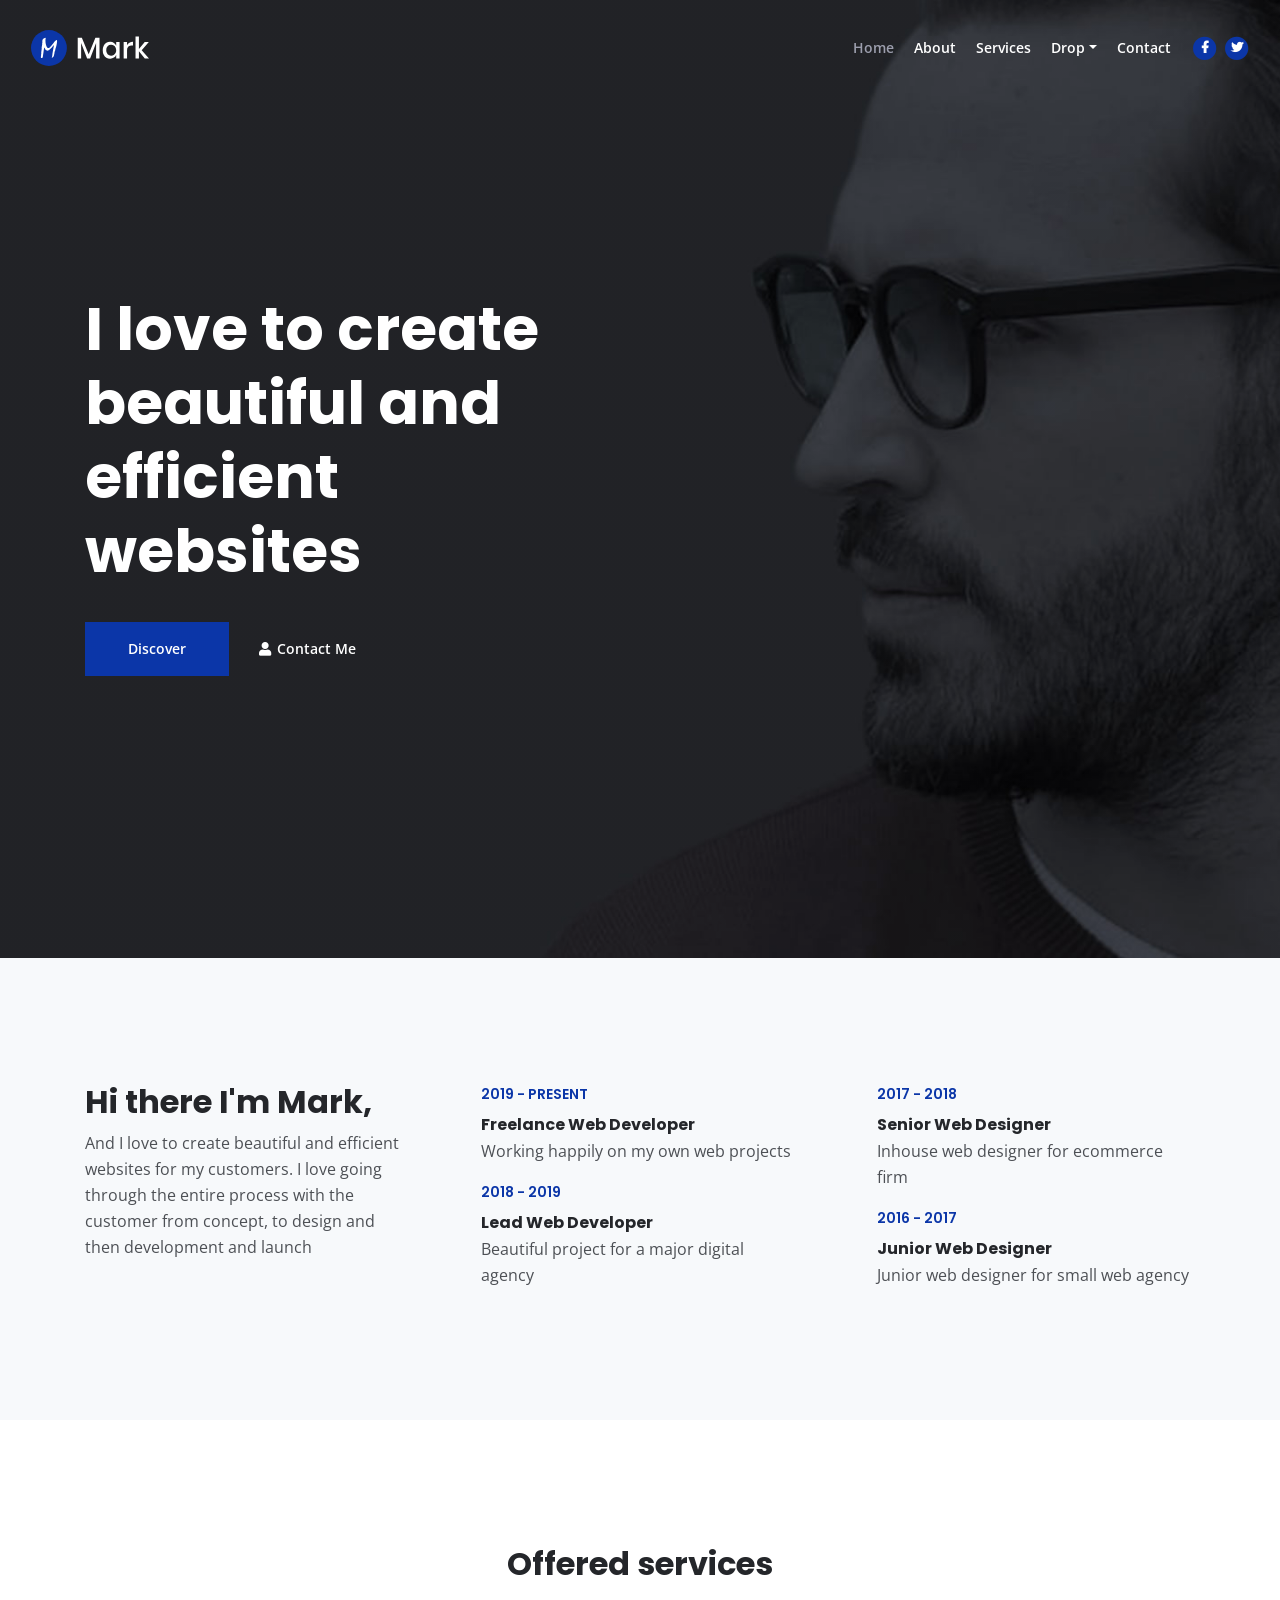
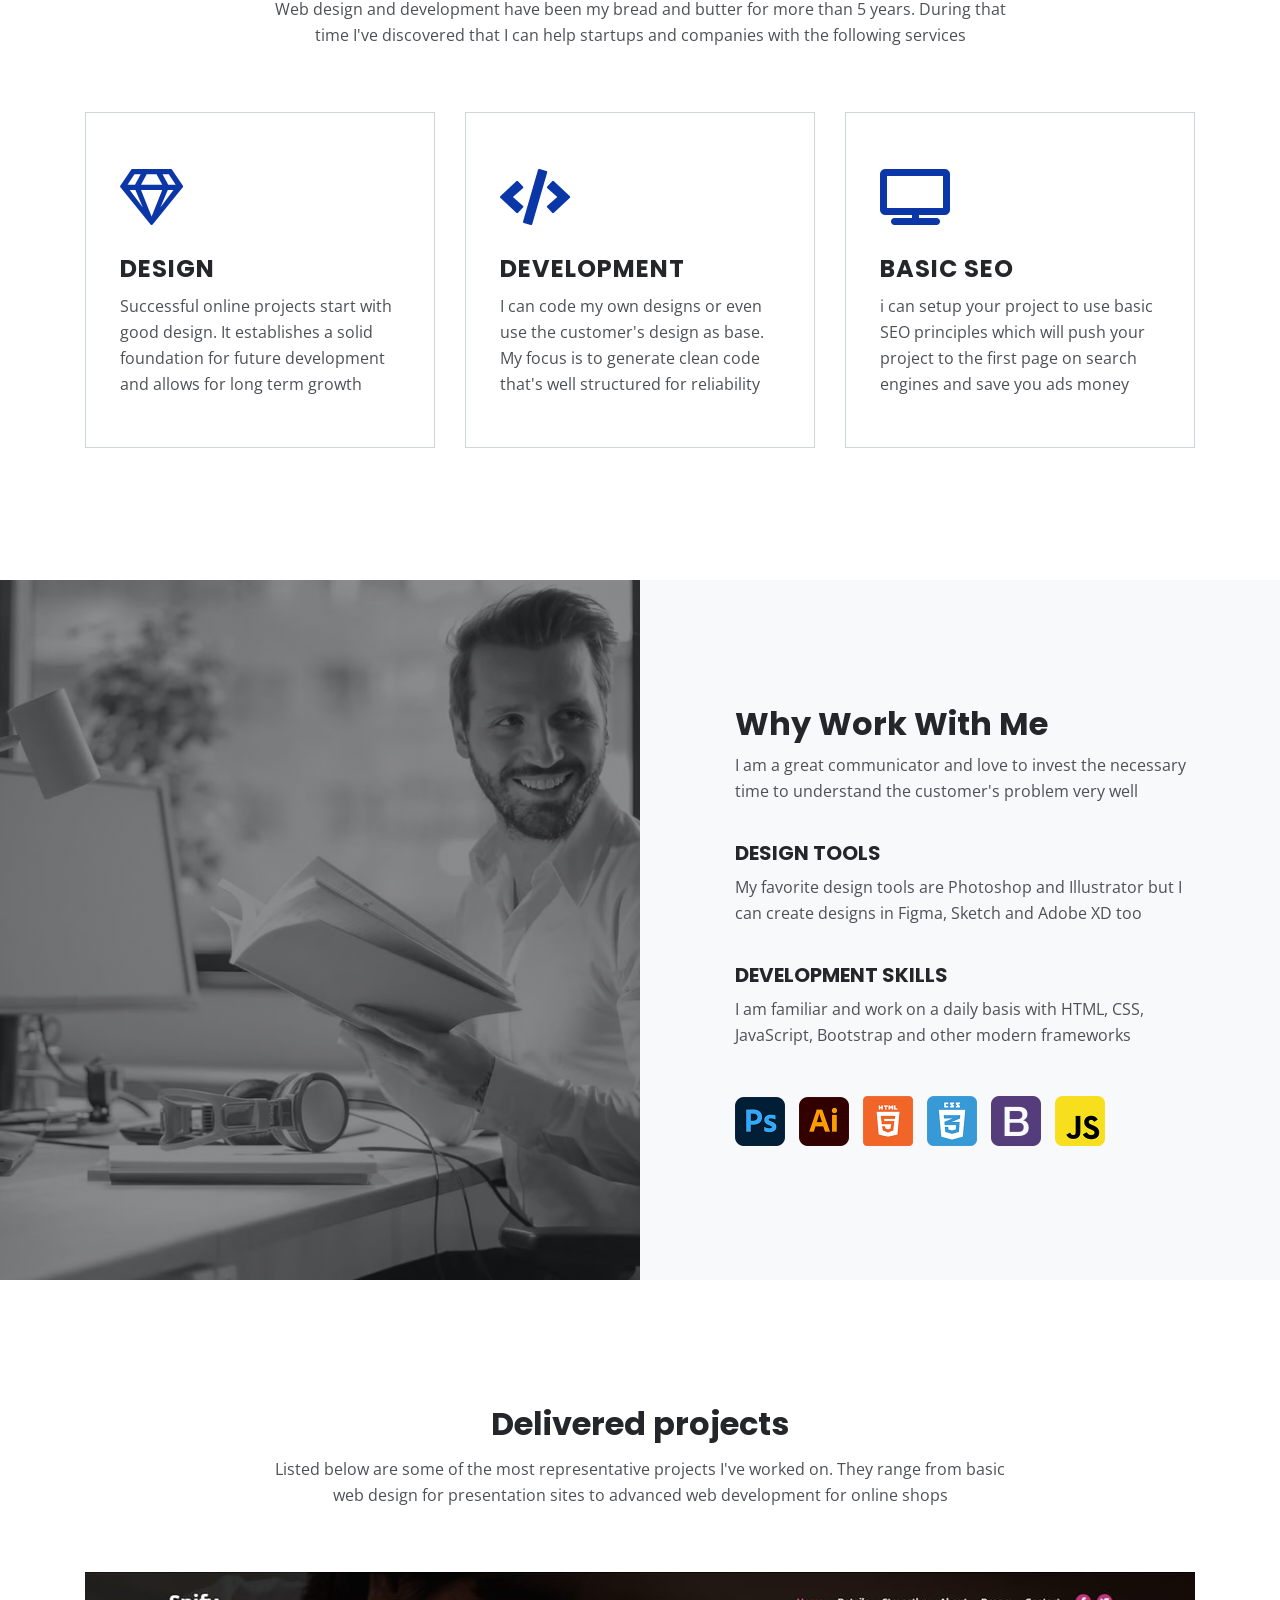
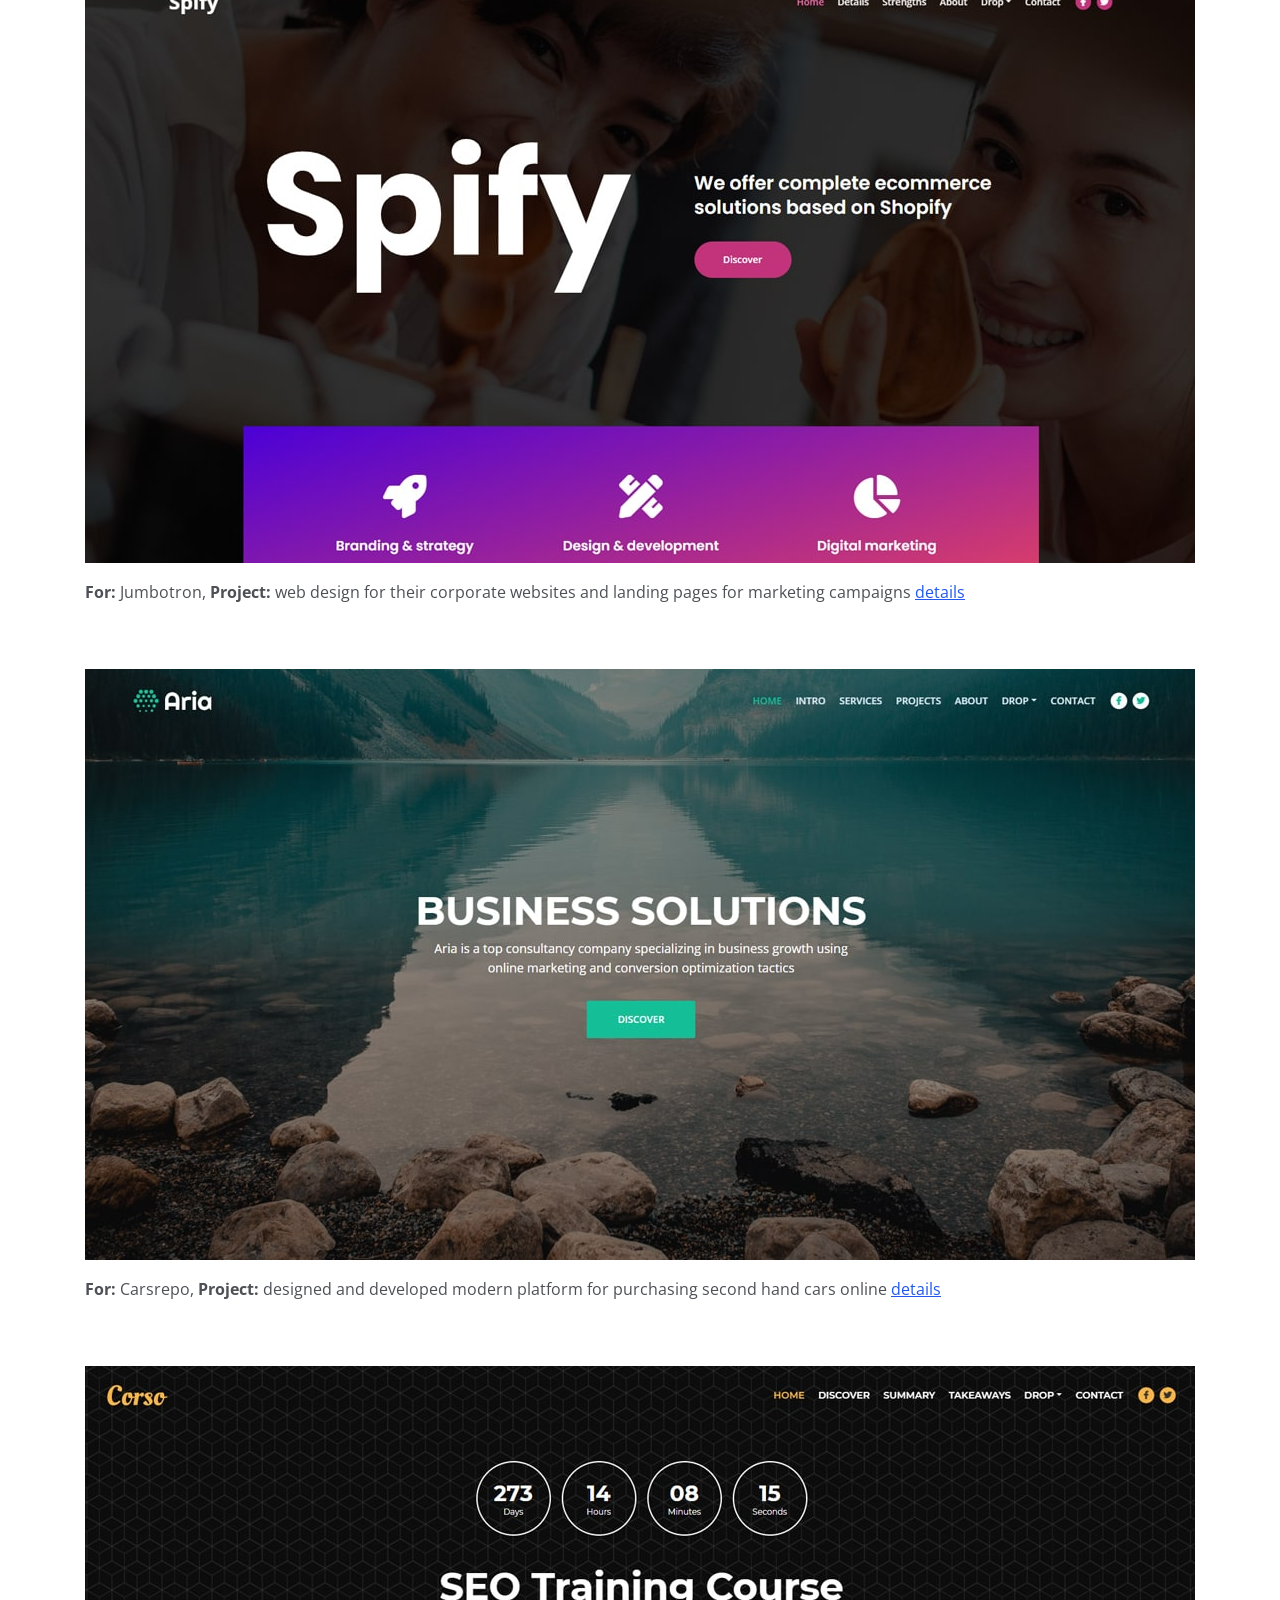
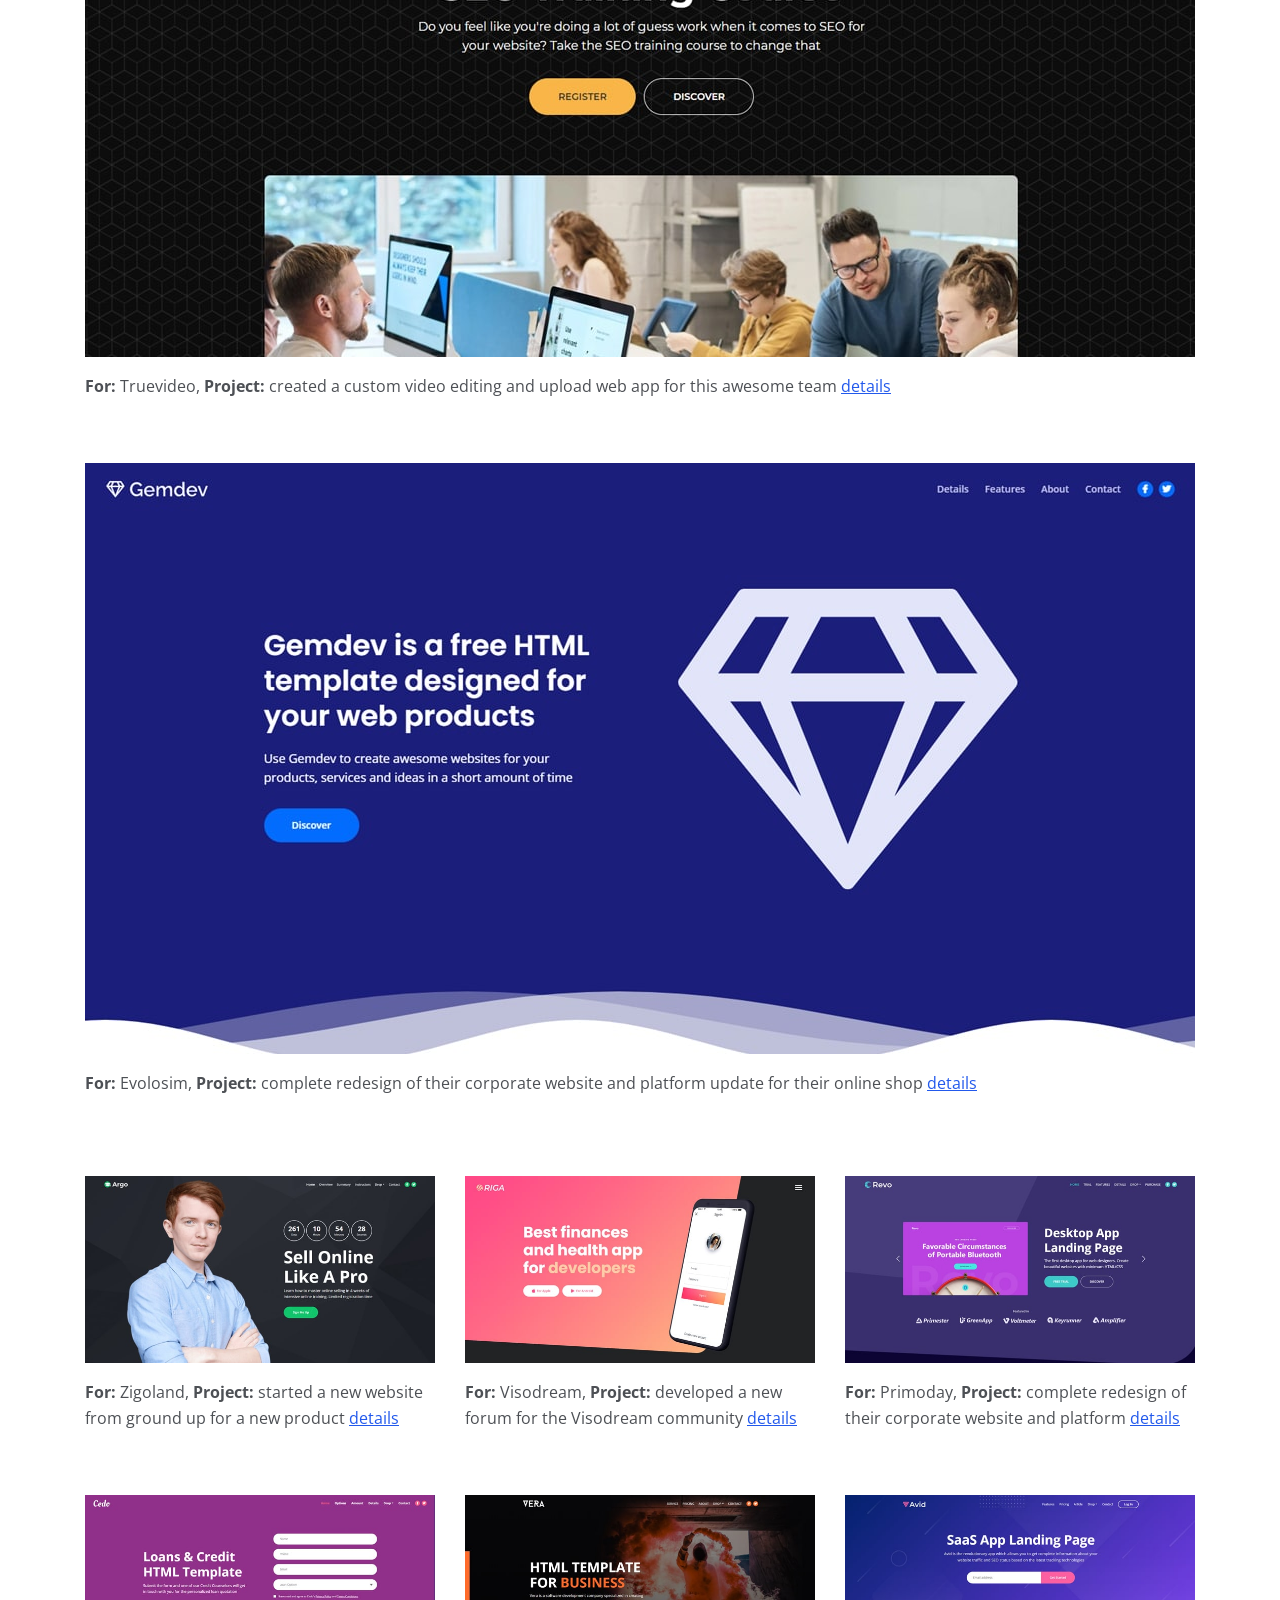
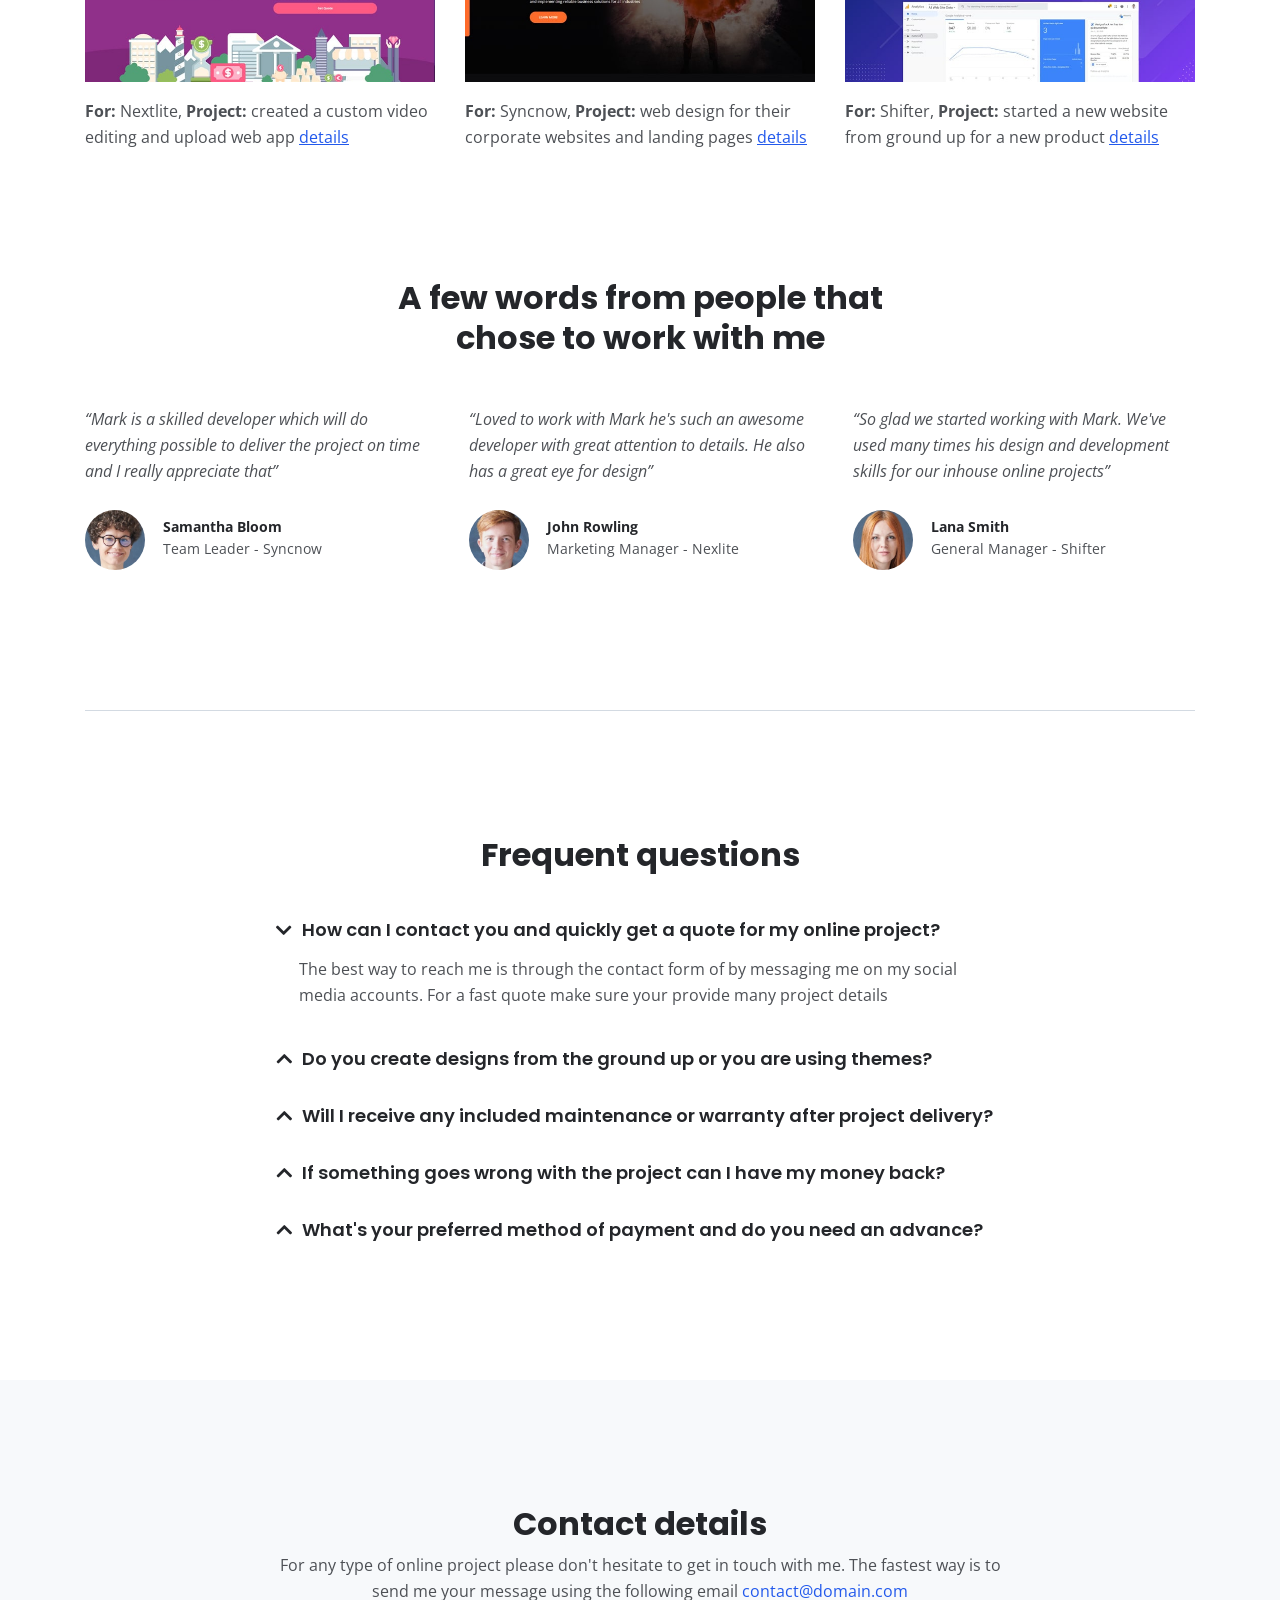
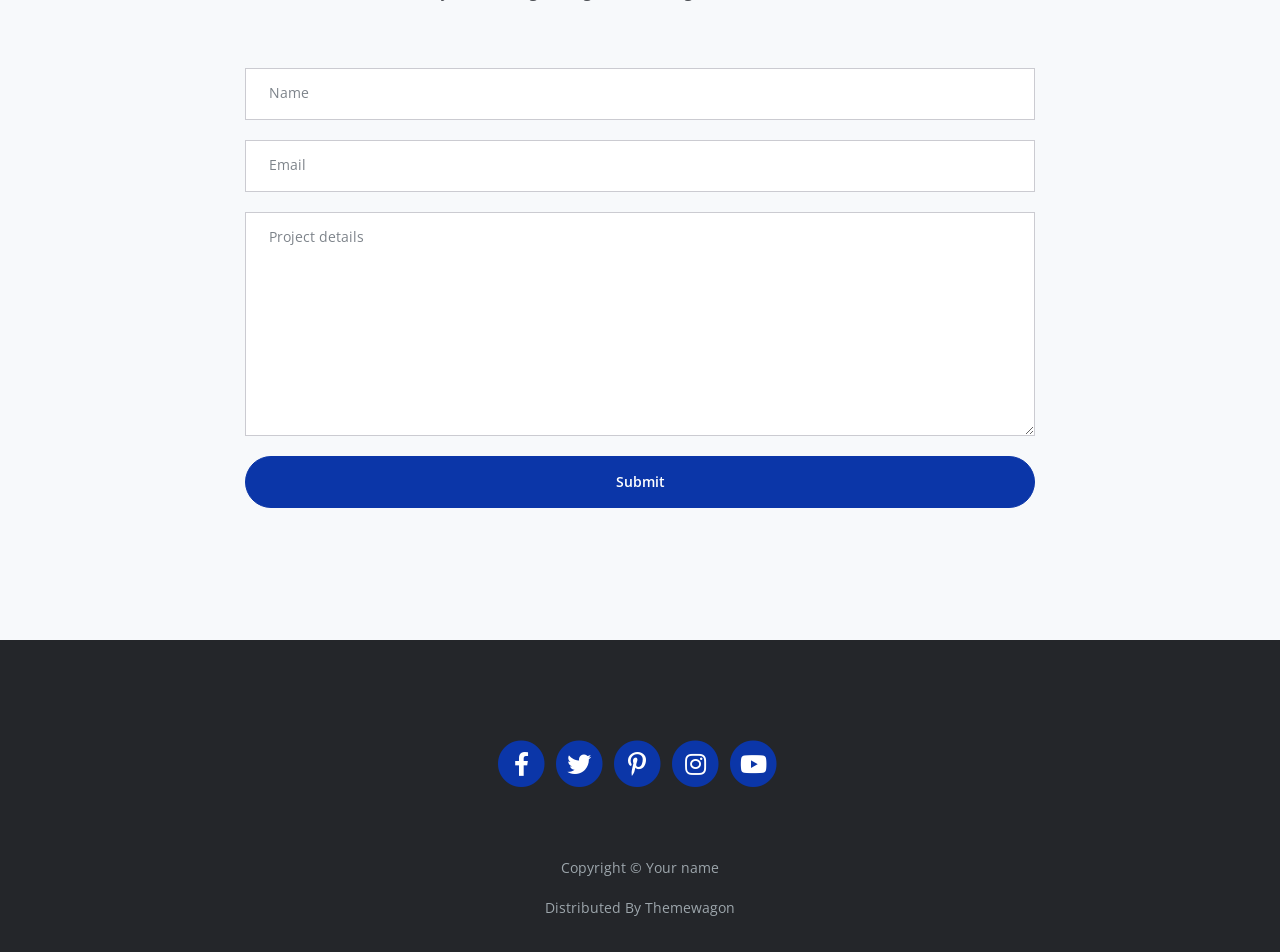
<file: Portfolio 2/index.html>
<!DOCTYPE html>
<html lang="en">
<head>
    <meta charset="utf-8">
    <meta name="viewport" content="width=device-width, initial-scale=1, shrink-to-fit=no">
    
    <!-- SEO Meta Tags -->
    <meta name="description" content="Your description">
    <meta name="author" content="Your name">

    <!-- OG Meta Tags to improve the way the post looks when you share the page on Facebook, Twitter, LinkedIn -->
	<meta property="og:site_name" content="" /> <!-- website name -->
	<meta property="og:site" content="" /> <!-- website link -->
	<meta property="og:title" content=""/> <!-- title shown in the actual shared post -->
	<meta property="og:description" content="" /> <!-- description shown in the actual shared post -->
	<meta property="og:image" content="" /> <!-- image link, make sure it's jpg -->
	<meta property="og:url" content="" /> <!-- where do you want your post to link to -->
	<meta name="twitter:card" content="summary_large_image"> <!-- to have large image post format in Twitter -->

    <!-- Webpage Title -->
    <title>Mark Webpage Title</title>
    
    <!-- Styles -->
    <link rel="preconnect" href="https://fonts.gstatic.com">
    <link href="https://fonts.googleapis.com/css2?family=Open+Sans:ital,wght@0,400;0,600;0,700;1,400&family=Poppins:wght@600&display=swap" rel="stylesheet">
    <link href="css/bootstrap.css" rel="stylesheet">
    <link href="css/fontawesome-all.css" rel="stylesheet">
	<link href="css/styles.css" rel="stylesheet">
	
	<!-- Favicon  -->
    <link rel="icon" href="images/favicon.png">
</head>
<body data-spy="scroll" data-target=".fixed-top">
    
    <!-- Navigation -->
    <nav class="navbar navbar-expand-lg fixed-top navbar-dark">
        <div class="container">
            
            <!-- Image Logo -->
            <a class="navbar-brand logo-image" href="index.html"><img src="images/logo.svg" alt="alternative"></a>  

            <!-- Text Logo - Use this if you don't have a graphic logo -->
            <!-- <a class="navbar-brand logo-text page-scroll" href="index.html">Mark</a> -->

            <button class="navbar-toggler p-0 border-0" type="button" data-toggle="offcanvas">
                <span class="navbar-toggler-icon"></span>
            </button>

            <div class="navbar-collapse offcanvas-collapse" id="navbarsExampleDefault">
                <ul class="navbar-nav ml-auto">
                    <li class="nav-item">
                        <a class="nav-link page-scroll" href="#header">Home <span class="sr-only">(current)</span></a>
                    </li>
                    <li class="nav-item">
                        <a class="nav-link page-scroll" href="#about">About</a>
                    </li>
                    <li class="nav-item">
                        <a class="nav-link page-scroll" href="#services">Services</a>
                    </li>
                    <li class="nav-item dropdown">
                        <a class="nav-link dropdown-toggle" href="#" id="dropdown01" data-toggle="dropdown" aria-haspopup="true" aria-expanded="false">Drop</a>
                        <div class="dropdown-menu" aria-labelledby="dropdown01">
                            <a class="dropdown-item page-scroll" href="project.html">Project Details</a>
                            <div class="dropdown-divider"></div>
                            <a class="dropdown-item page-scroll" href="terms.html">Terms Conditions</a>
                            <div class="dropdown-divider"></div>
                            <a class="dropdown-item page-scroll" href="privacy.html">Privacy Policy</a>
                        </div>
                    </li>
                    <li class="nav-item">
                        <a class="nav-link page-scroll" href="#contact">Contact</a>
                    </li>
                </ul>
                <span class="nav-item social-icons">
                    <span class="fa-stack">
                        <a href="#your-link">
                            <i class="fas fa-circle fa-stack-2x"></i>
                            <i class="fab fa-facebook-f fa-stack-1x"></i>
                        </a>
                    </span>
                    <span class="fa-stack">
                        <a href="#your-link">
                            <i class="fas fa-circle fa-stack-2x"></i>
                            <i class="fab fa-twitter fa-stack-1x"></i>
                        </a>
                    </span>
                </span>
            </div> <!-- end of navbar-collapse -->
        </div> <!-- end of container -->
    </nav> <!-- end of navbar -->
    <!-- end of navigation -->


    <!-- Header -->
    <header id="header" class="header">
        <div class="container">
            <div class="row">
                <div class="col-lg-6">
                    <div class="text-container">
                        <h1 class="h1-large">I love to create beautiful and efficient websites</h1>
                        <a class="btn-solid-lg page-scroll" href="#about">Discover</a>
                        <a class="btn-outline-lg page-scroll" href="#contact"><i class="fas fa-user"></i>Contact Me</a>
                    </div> <!-- end of text-container -->
                </div> <!-- end of col -->
            </div> <!-- end of row -->
        </div> <!-- end of container -->
    </header> <!-- end of header -->
    <!-- end of header -->


    <!-- About-->
    <div id="about" class="basic-1 bg-gray">
        <div class="container">
            <div class="row">
                <div class="col-lg-4">
                    <div class="text-container first">
                        <h2>Hi there I'm Mark,</h2>
                        <p>And I love to create beautiful and efficient websites for my customers. I love going through the entire process with the customer from concept, to design and then development and launch</p>
                    </div> <!-- end of text-container -->
                </div> <!-- end of col -->
                <div class="col-lg-4">
                    <div class="text-container second">
                        <div class="time">2019 - PRESENT</div>
                        <h6>Freelance Web Developer</h6>
                        <p>Working happily on my own web projects</p>
                        <div class="time">2018 - 2019</div>
                        <h6>Lead Web Developer</h6>
                        <p>Beautiful project for a major digital agency</p>
                    </div> <!-- end of text-container -->
                </div> <!-- end of col -->
                <div class="col-lg-4">
                    <div class="text-container third">
                        <div class="time">2017 - 2018</div>
                        <h6>Senior Web Designer</h6>
                        <p>Inhouse web designer for ecommerce firm</p>
                        <div class="time">2016 - 2017</div>
                        <h6>Junior Web Designer</h6>
                        <p>Junior web designer for small web agency</p>
                    </div> <!-- end of text-container -->
                </div> <!-- end of col -->
            </div> <!-- end of row -->
        </div> <!-- end of container -->
    </div> <!-- end of basic-1 -->
    <!-- end of about -->


    <!-- Services -->
    <div id="services" class="basic-2">
        <div class="container">
            <div class="row">
                <div class="col-lg-12">
                    <h2 class="h2-heading">Offered services</h2>
                    <p class="p-heading">Web design and development have been my bread and butter for more than 5 years. During that time I've discovered that I can help startups and companies with the following services</p>
                </div> <!-- end of col -->
            </div> <!-- end of row -->
            <div class="row">
                <div class="col-lg-4">
                    <div class="text-box">
                        <i class="far fa-gem"></i>
                        <h4>DESIGN</h4>
                        <p>Successful online projects start with good design. It establishes a solid foundation for future development and allows for long term growth</p>
                    </div> <!-- end of text-box -->
                </div> <!-- end of col -->
                <div class="col-lg-4">
                    <div class="text-box">
                        <i class="fas fa-code"></i>
                        <h4>DEVELOPMENT</h4>
                        <p>I can code my own designs or even use the customer's design as base. My focus is to generate clean code that's well structured for reliability</p>
                    </div> <!-- end of text-box -->
                </div> <!-- end of col -->
                <div class="col-lg-4">
                    <div class="text-box">
                        <i class="fas fa-tv"></i>
                        <h4>BASIC SEO</h4>
                        <p>i can setup your project to use basic SEO principles which will push your project to the first page on search engines and save you ads money</p>
                    </div> <!-- end of text-box -->
                </div> <!-- end of col -->
            </div> <!-- end of row -->
        </div> <!-- end of container -->
    </div> <!-- end of basic-2 -->
    <!-- end of services -->


    <!-- Details -->
	<div class="split">
		<div class="area-1">
		</div><!-- end of area-1 on same line and no space between comments to eliminate margin white space --><div class="area-2 bg-gray">
            <div class="container">    
                <div class="row">
                    <div class="col-lg-12">     
                        
                        <!-- Text Container -->
                        <div class="text-container">
                            <h2>Why Work With Me</h2>
                            <p>I am a great communicator and love to invest the necessary time to understand the customer's problem very well</p>
                            <h5>DESIGN TOOLS</h5>
                            <p>My favorite design tools are Photoshop and Illustrator but I can create designs in Figma, Sketch and Adobe XD too</p>
                            <h5>DEVELOPMENT SKILLS</h5>
                            <p>I am familiar and work on a daily basis with HTML, CSS, JavaScript, Bootstrap and other modern frameworks</p>
                            
                            <div class="icons-container">
                                <img src="images/details-icon-photoshop.png" alt="alternative">
                                <img src="images/details-icon-illustrator.png" alt="alternative">
                                <img src="images/details-icon-html.png" alt="alternative">
                                <img src="images/details-icon-css.png" alt="alternative">
                                <img src="images/details-icon-bootstrap.png" alt="alternative">
                                <img src="images/details-icon-javascript.png" alt="alternative">
                            </div> <!-- end of icons-container -->
                        </div> <!-- end of text-container -->
                        <!-- end of text container -->

                    </div> <!-- end of col -->
                </div> <!-- end of row -->
            </div> <!-- end of container -->
		</div> <!-- end of area-2 -->
    </div> <!-- end of split -->
    <!-- end of details -->


    <!-- Projects -->
    <div id="projects" class="basic-3">
        <div class="container">
            <div class="row">
                <div class="col-lg-12">
                    <h2 class="h2-heading">Delivered projects</h2>
                    <p class="p-heading">Listed below are some of the most representative projects I've worked on. They range from basic web design for presentation sites to advanced web development for online shops</p>
                </div> <!-- end of col -->
            </div> <!-- end of row -->
            <div class="row">
                <div class="col-lg-12">
                    <div class="text-container">
                        <div class="image-container">
                            <a href="project.html">
                                <img class="img-fluid" src="images/project-1.jpg" alt="alternative">
                            </a>
                        </div> <!-- end of image-container -->
                        <p><strong>For:</strong> Jumbotron, <strong>Project:</strong> web design for their corporate websites and landing pages for marketing campaigns <a class="blue" href="project.html">details</a></p>
                    </div> <!-- end of text-container -->
                    <div class="text-container">
                        <div class="image-container">
                            <a href="project.html">
                                <img class="img-fluid" src="images/project-2.jpg" alt="alternative">
                            </a>
                        </div> <!-- end of image-container -->
                        <p><strong>For:</strong> Carsrepo, <strong>Project:</strong> designed and developed modern platform for purchasing second hand cars online <a class="blue" href="project.html">details</a></p>
                    </div> <!-- end of text-container -->
                    <div class="text-container">
                        <div class="image-container">
                            <a href="project.html">
                                <img class="img-fluid" src="images/project-3.jpg" alt="alternative">
                            </a>
                        </div> <!-- end of image-container -->
                        <p><strong>For:</strong> Truevideo, <strong>Project:</strong> created a custom video editing and upload web app for this awesome team <a class="blue" href="project.html">details</a></p>
                    </div> <!-- end of text-container -->
                    <div class="text-container">
                        <div class="image-container">
                            <a href="project.html">
                                <img class="img-fluid" src="images/project-4.jpg" alt="alternative">
                            </a>
                        </div> <!-- end of image-container -->
                        <p><strong>For:</strong> Evolosim, <strong>Project:</strong> complete redesign of their corporate website and platform update for their online shop <a class="blue" href="project.html">details</a></p>
                    </div> <!-- end of text-container -->
                </div> <!-- end of col -->
            </div> <!-- end of row -->
        </div> <!-- end of container -->
    </div> <!-- end of basic-3 -->
    <!-- end of projects -->


    <!-- Works -->
    <div class="basic-4">
        <div class="container">
            <div class="row">
                <div class="col-lg-4">
                    <div class="text-container">
                        <div class="image-container">
                            <a href="project.html">
                                <img class="img-fluid" src="images/work-1.jpg" alt="alternative">
                            </a>
                        </div> <!-- end of image-container -->
                        <p><strong>For:</strong> Zigoland, <strong>Project:</strong> started a new website from ground up for a new product <a class="blue" href="project.html">details</a></p>
                    </div> <!-- end of text-container -->
                </div> <!-- end of col -->
                <div class="col-lg-4">
                    <div class="text-container">
                        <div class="image-container">
                            <a href="project.html">
                                <img class="img-fluid" src="images/work-2.jpg" alt="alternative">
                            </a>
                        </div> <!-- end of image-container -->
                        <p><strong>For:</strong> Visodream, <strong>Project:</strong> developed a new forum for the Visodream community <a class="blue" href="project.html">details</a></p>
                    </div> <!-- end of text-container -->
                </div> <!-- end of col -->
                <div class="col-lg-4">
                    <div class="text-container">
                        <div class="image-container">
                            <a href="project.html">
                                <img class="img-fluid" src="images/work-3.jpg" alt="alternative">
                            </a>
                        </div> <!-- end of image-container -->
                        <p><strong>For:</strong> Primoday, <strong>Project:</strong> complete redesign of their corporate website and platform <a class="blue" href="project.html">details</a></p>
                    </div> <!-- end of text-container -->
                </div> <!-- end of col -->
            </div> <!-- end of row -->
            <div class="row">
                <div class="col-lg-4">
                    <div class="text-container">
                        <div class="image-container">
                            <a href="project.html">
                                <img class="img-fluid" src="images/work-4.jpg" alt="alternative">
                            </a>
                        </div> <!-- end of image-container -->
                        <p><strong>For:</strong> Nextlite, <strong>Project:</strong> created a custom video editing and upload web app <a class="blue" href="project.html">details</a></p>
                    </div> <!-- end of text-container -->
                </div> <!-- end of col -->
                <div class="col-lg-4">
                    <div class="text-container">
                        <div class="image-container">
                            <a href="project.html">
                                <img class="img-fluid" src="images/work-5.jpg" alt="alternative">
                            </a>
                        </div> <!-- end of image-container -->
                        <p><strong>For:</strong> Syncnow, <strong>Project:</strong> web design for their corporate websites and landing pages <a class="blue" href="project.html">details</a></p>
                    </div> <!-- end of text-container -->
                </div> <!-- end of col -->
                <div class="col-lg-4">
                    <div class="text-container">
                        <div class="image-container">
                            <a href="project.html">
                                <img class="img-fluid" src="images/work-6.jpg" alt="alternative">
                            </a>
                        </div> <!-- end of image-container -->
                        <p><strong>For:</strong> Shifter, <strong>Project:</strong> started a new website from ground up for a new product <a class="blue" href="project.html">details</a></p>
                    </div> <!-- end of text-container -->
                </div> <!-- end of col -->
            </div> <!-- end of row -->
        </div> <!-- end of container -->
    </div> <!-- end of basic-4 -->
    <!-- end of works -->


    <!-- Testimonials -->
    <div class="cards-1">
        <div class="container">
            <div class="row">
                <div class="col-lg-12">
                    <h2 class="h2-heading">A few words from people that chose to work with me</h2>
                </div> <!-- end of col -->
            </div> <!-- end of row -->
            <div class="row">
                <div class="col-lg-12">
                    
                    <!-- Card -->
                    <div class="card">
                        <div class="card-body">
                            <p class="testimonial-text">“Mark is a skilled developer which will do everything possible to deliver the project on time and I really appreciate that”</p>
                            <div class="details">
                                <img src="images/testimonial-1.jpg" alt="alternative">
                                <div class="text">
                                    <div class="testimonial-author">Samantha Bloom</div>
                                    <div class="occupation">Team Leader - Syncnow</div>
                                </div> <!-- end of text -->
                            </div> <!-- end of testimonial-details -->
                        </div>
                    </div>
                    <!-- end of card -->

                    <!-- Card -->
                    <div class="card">
                        <div class="card-body">
                            <p class="testimonial-text">“Loved to work with Mark he's such an awesome developer with great attention to details. He also has a great eye for design”</p>
                            <div class="details">
                                <img src="images/testimonial-2.jpg" alt="alternative">
                                <div class="text">
                                    <div class="testimonial-author">John Rowling</div>
                                    <div class="occupation">Marketing Manager - Nexlite</div>
                                </div> <!-- end of text -->
                            </div> <!-- end of testimonial-details -->
                        </div>
                    </div>
                    <!-- end of card -->

                    <!-- Card -->
                    <div class="card">
                        <div class="card-body">
                            <p class="testimonial-text">“So glad we started working with Mark. We've used many times his design and development skills for our inhouse online projects”</p>
                            <div class="details">
                                <img src="images/testimonial-3.jpg" alt="alternative">
                                <div class="text">
                                    <div class="testimonial-author">Lana Smith</div>
                                    <div class="occupation">General Manager - Shifter</div>
                                </div> <!-- end of text -->
                            </div> <!-- end of testimonial-details -->
                        </div>
                    </div>
                    <!-- end of card -->

                </div> <!-- end of col -->
            </div> <!-- end of row -->
        </div> <!-- end of container -->
    </div> <!-- end of cards-1 -->
    <!-- end of testimonials -->


    <!-- Section Divider -->
    <div class="container">
        <div class="row">
            <div class="col-lg-12">
                <hr class="section-divider">
            </div> <!-- end of col -->
        </div> <!-- end of row -->
    </div> <!-- end of container -->
    <!-- end of section divider -->


    <!-- Questions -->
    <div class="accordion-1">
        <div class="container">
            <div class="row">
                <div class="col-lg-12">
                    <h2 class="h2-heading">Frequent questions</h2>
                </div> <!-- end of col -->
            </div> <!-- end of row -->
            <div class="row">
                <div class="col-lg-12">

                    <div class="accordion" id="accordionExample">
                        <div class="card">
                            <div class="card-header" id="headingOne">
                                <button class="btn btn-link btn-block text-left" type="button" data-toggle="collapse" data-target="#collapseOne" aria-expanded="true" aria-controls="collapseOne">
                                    How can I contact you and quickly get a quote for my online project?
                                </button>
                            </div>
                            <div id="collapseOne" class="collapse show" aria-labelledby="headingOne" data-parent="#accordionExample">
                                <div class="card-body">
                                    The best way to reach me is through the contact form of by messaging me on my social media accounts. For a fast quote make sure your provide many project details
                                </div>
                            </div>
                        </div>
                        <div class="card">
                            <div class="card-header" id="headingTwo">
                                <button class="btn btn-link btn-block text-left collapsed" type="button" data-toggle="collapse" data-target="#collapseTwo" aria-expanded="false" aria-controls="collapseTwo">
                                    Do you create designs from the ground up or you are using themes?
                                </button>
                            </div>
                            <div id="collapseTwo" class="collapse" aria-labelledby="headingTwo" data-parent="#accordionExample">
                                <div class="card-body">
                                    The best way to reach me is through the contact form of by messaging me on my social media accounts. For a fast quote make sure your provide many project details
                                </div>
                            </div>
                        </div>
                        <div class="card">
                            <div class="card-header" id="headingThree">
                                <button class="btn btn-link btn-block text-left collapsed" type="button" data-toggle="collapse" data-target="#collapseThree" aria-expanded="false" aria-controls="collapseThree">
                                    Will I receive any included maintenance or warranty after project delivery?
                                </button>
                            </div>
                            <div id="collapseThree" class="collapse" aria-labelledby="headingThree" data-parent="#accordionExample">
                                <div class="card-body">
                                    The best way to reach me is through the contact form of by messaging me on my social media accounts. For a fast quote make sure your provide many project details
                                </div>
                            </div>
                        </div>
                        <div class="card">
                            <div class="card-header" id="headingFour">
                                <button class="btn btn-link btn-block text-left collapsed" type="button" data-toggle="collapse" data-target="#collapseFour" aria-expanded="false" aria-controls="collapseFour">
                                    If something goes wrong with the project can I have my money back?
                                </button>
                            </div>
                            <div id="collapseFour" class="collapse" aria-labelledby="headingFour" data-parent="#accordionExample">
                                <div class="card-body">
                                    The best way to reach me is through the contact form of by messaging me on my social media accounts. For a fast quote make sure your provide many project details
                                </div>
                            </div>
                        </div>
                        <div class="card">
                            <div class="card-header" id="headingFive">
                                <button class="btn btn-link btn-block text-left collapsed" type="button" data-toggle="collapse" data-target="#collapseFive" aria-expanded="false" aria-controls="collapseFive">
                                    What's your preferred method of payment and do you need an advance?
                                </button>
                            </div>
                            <div id="collapseFive" class="collapse" aria-labelledby="headingFive" data-parent="#accordionExample">
                                <div class="card-body">
                                    The best way to reach me is through the contact form of by messaging me on my social media accounts. For a fast quote make sure your provide many project details
                                </div>
                            </div>
                        </div>
                    </div> <!-- end of accordion -->

                </div> <!-- end of col -->
            </div> <!-- end of row -->
        </div> <!-- end of container -->
    </div> <!-- end of accordion-1 -->
    <!-- end of questions -->


    <!-- Contact -->
    <div id="contact" class="form-1 bg-gray">
        <div class="container">
            <div class="row">
                <div class="col-lg-12">
                    <h2>Contact details</h2>
                    <p class="p-heading">For any type of online project please don't hesitate to get in touch with me. The fastest way is to send me your message using the following email <a class="blue no-line" href="#your-link">contact@domain.com</a></p>
                </div> <!-- end of col -->
            </div> <!-- end of row -->
            <div class="row">
                <div class="col-lg-12">
                    
                    <!-- Contact Form -->
                    <form id="contactForm">
                        <div class="form-group">
                            <input type="text" class="form-control-input" id="cname" required>
                            <label class="label-control" for="cname">Name</label>
                        </div>
                        <div class="form-group">
                            <input type="email" class="form-control-input" id="cemail" required>
                            <label class="label-control" for="cemail">Email</label>
                        </div>
                        <div class="form-group">
                            <textarea class="form-control-textarea" id="cmessage" required></textarea>
                            <label class="label-control" for="cmessage">Project details</label>
                        </div>
                        <div class="form-group">
                            <button type="submit" class="form-control-submit-button">Submit</button>
                        </div>
                    </form>
                    <!-- end of contact form -->

                </div> <!-- end of col -->
            </div> <!-- end of row -->
        </div> <!-- end of container -->
    </div> <!-- end of form-1 -->  
    <!-- end of contact -->


    <!-- Footer -->
    <div class="footer bg-gray">
        <div class="container">
            <div class="row">
                <div class="col-lg-12">
                    <div class="social-container">
                        <span class="fa-stack">
                            <a href="#your-link">
                                <i class="fas fa-circle fa-stack-2x"></i>
                                <i class="fab fa-facebook-f fa-stack-1x"></i>
                            </a>
                        </span>
                        <span class="fa-stack">
                            <a href="#your-link">
                                <i class="fas fa-circle fa-stack-2x"></i>
                                <i class="fab fa-twitter fa-stack-1x"></i>
                            </a>
                        </span>
                        <span class="fa-stack">
                            <a href="#your-link">
                                <i class="fas fa-circle fa-stack-2x"></i>
                                <i class="fab fa-pinterest-p fa-stack-1x"></i>
                            </a>
                        </span>
                        <span class="fa-stack">
                            <a href="#your-link">
                                <i class="fas fa-circle fa-stack-2x"></i>
                                <i class="fab fa-instagram fa-stack-1x"></i>
                            </a>
                        </span>
                        <span class="fa-stack">
                            <a href="#your-link">
                                <i class="fas fa-circle fa-stack-2x"></i>
                                <i class="fab fa-youtube fa-stack-1x"></i>
                            </a>
                        </span>
                    </div> <!-- end of social-container -->
                </div> <!-- end of col -->
            </div> <!-- end of row -->
        </div> <!-- end of container -->
    </div> <!-- end of footer -->  
    <!-- end of footer -->


    <!-- Copyright -->
    <div class="copyright bg-gray">
        <div class="container">
            <div class="row">
                <div class="col-lg-12">
                    <p class="p-small">Copyright © <a class="no-line" href="#your-link">Your name</a></p>
                </div> <!-- end of col -->
            </div> <!-- enf of row -->
        </div> <!-- end of container -->

        <div class="container">
            <div class="row">
                <div class="col-lg-12">
                    <p class="p-small">Distributed By <a class="no-line" href="https://themewagon.com/">Themewagon</a></p>
                </div> <!-- end of col -->
            </div> <!-- enf of row -->
        </div> <!-- end of container -->
        
    </div> <!-- end of copyright --> 
    <!-- end of copyright -->
    
    	
    <!-- Scripts -->
    <script src="js/jquery.min.js"></script> <!-- jQuery for Bootstrap's JavaScript plugins -->
    <script src="js/bootstrap.min.js"></script> <!-- Bootstrap framework -->
    <script src="js/jquery.easing.min.js"></script> <!-- jQuery Easing for smooth scrolling between anchors -->
    <script src="js/scripts.js"></script> <!-- Custom scripts -->
</body>
</html>
</file>
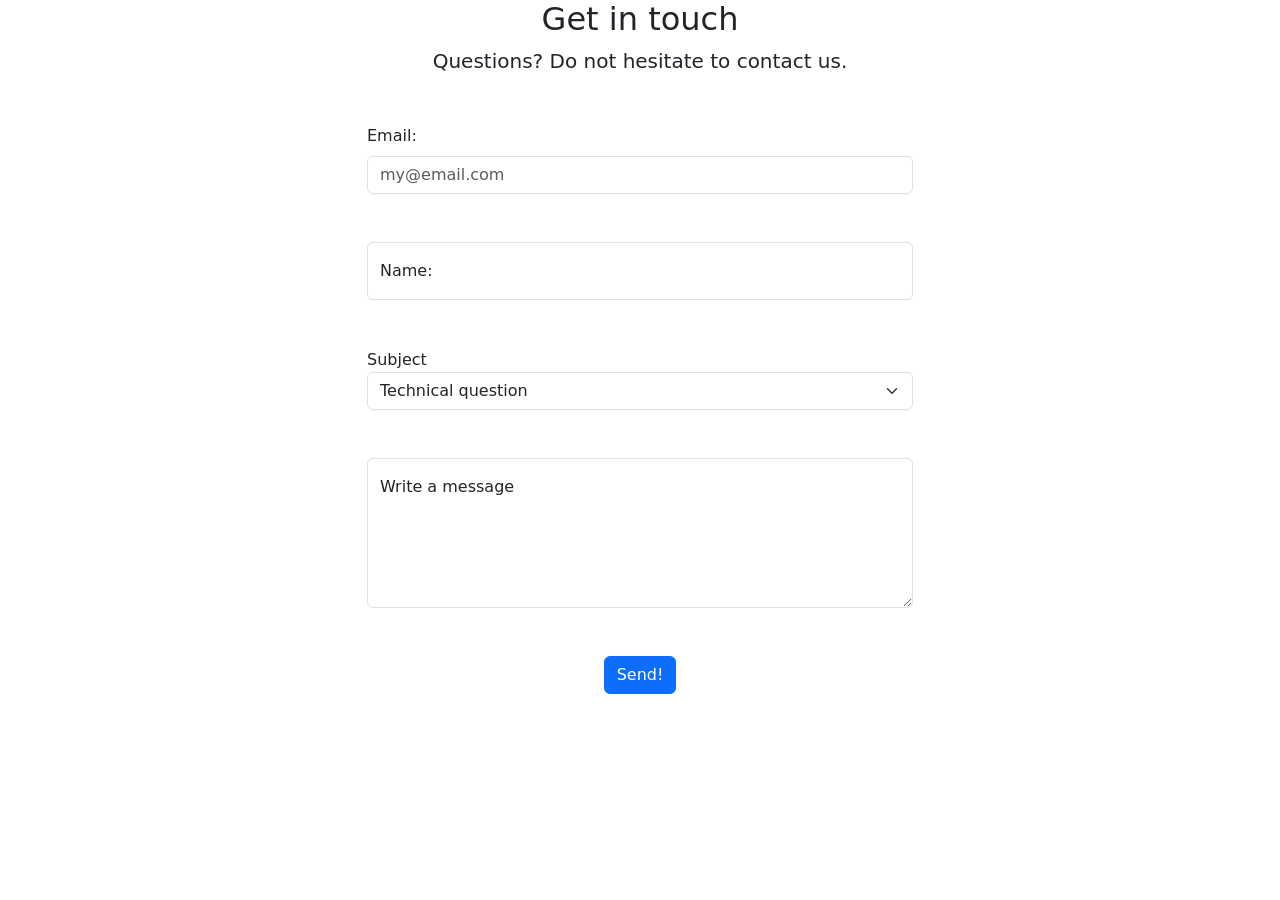
<file: Basics Bootstrap  Ressources/forms/index.html>
<!DOCTYPE html>
<html lang="en">
  <head>
    <meta charset="UTF-8" />
    <meta http-equiv="X-UA-Compatible" content="IE=edge" />
    <meta name="viewport" content="width=device-width, initial-scale=1.0" />
    <title>Document</title>
    <link
      href="https://cdn.jsdelivr.net/npm/bootstrap@5.1.3/dist/css/bootstrap.min.css"
      rel="stylesheet"
      integrity="sha384-1BmE4kWBq78iYhFldvKuhfTAU6auU8tT94WrHftjDbrCEXSU1oBoqyl2QvZ6jIW3"
      crossorigin="anonymous"
    />
  </head>
  <body>
    <div class="container">
      <div class="text-center">
        <h2>Get in touch</h2>
        <p class="lead">Questions? Do not hesitate to contact us.</p>
      </div>
      <div class="row justify-content-center my-5">
        <div class="col-lg-6">
          <form action="">
            <label for="email" class="form-label">Email:</label>
            <input
              type="email"
              id="email"
              placeholder="my@email.com"
              class="form-control"
            />
            <div class="form-floating my-5">
              <input
                type="name"
                id="name"
                placeholder="e.g. Dawid"
                class="form-control"
              />
              <label for="name" class="form-label">Name:</label>
            </div>
            <label for="subject" class="form=label">Subject</label>
            <select name="subject" id="subject" class="form-select">
              <option value="pricing">Pricing</option>
              <option value="technical" selected>Technical question</option>
              <option value="other">Other</option>
            </select>

            <div class="form-floating my-5">
              <textarea
                name="query"
                id="query"
                style="height: 150px"
                class="form-control"
                placeholder="Write a message"
              ></textarea>

              <label for="query">Write a message</label>
            </div>

            <div class="text-center">
              <button type="submit" class="btn btn-primary">Send!</button>
            </div>
          </form>
        </div>
      </div>
    </div>

    <script
      src="https://cdn.jsdelivr.net/npm/@popperjs/core@2.10.2/dist/umd/popper.min.js"
      integrity="sha384-7+zCNj/IqJ95wo16oMtfsKbZ9ccEh31eOz1HGyDuCQ6wgnyJNSYdrPa03rtR1zdB"
      crossorigin="anonymous"
    ></script>
    <script
      src="https://cdn.jsdelivr.net/npm/bootstrap@5.1.3/dist/js/bootstrap.min.js"
      integrity="sha384-QJHtvGhmr9XOIpI6YVutG+2QOK9T+ZnN4kzFN1RtK3zEFEIsxhlmWl5/YESvpZ13"
      crossorigin="anonymous"
    ></script>
  </body>
</html>
</file>
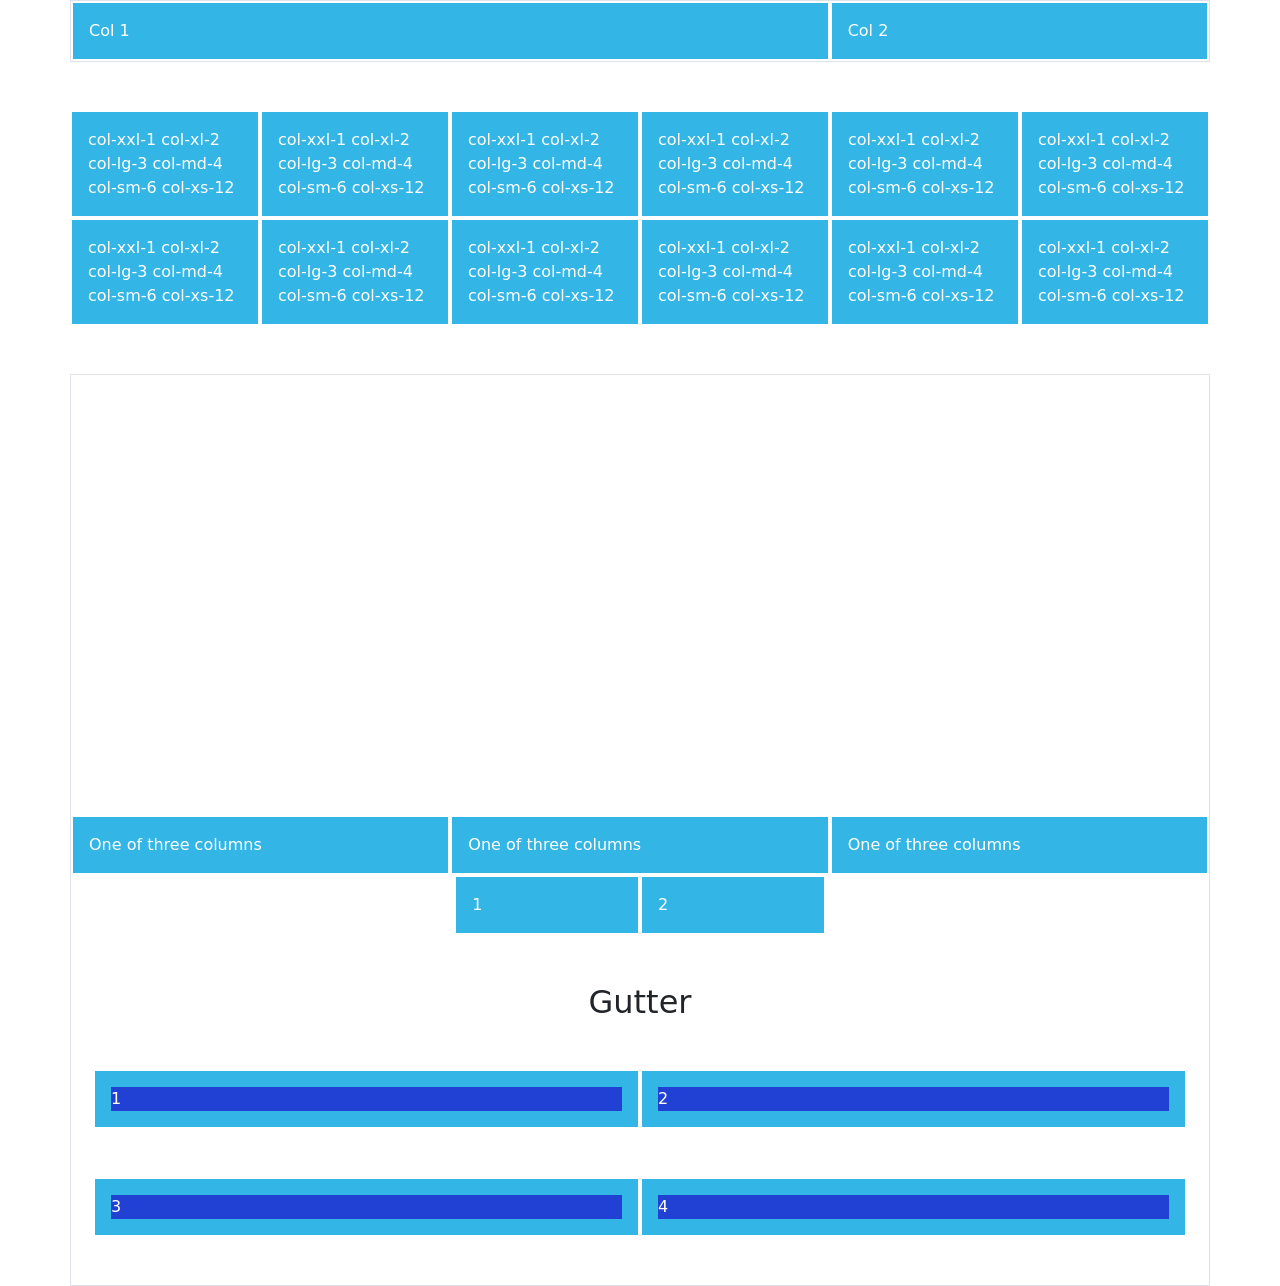
<file: Basics Bootstrap  Ressources/grid/index.html>
<!DOCTYPE html>
<html lang="en">
  <head>
    <meta charset="UTF-8" />
    <meta http-equiv="X-UA-Compatible" content="IE=edge" />
    <meta name="viewport" content="width=device-width, initial-scale=1.0" />
    <title>Document</title>
    <link
      href="https://cdn.jsdelivr.net/npm/bootstrap@5.1.3/dist/css/bootstrap.min.css"
      rel="stylesheet"
      integrity="sha384-1BmE4kWBq78iYhFldvKuhfTAU6auU8tT94WrHftjDbrCEXSU1oBoqyl2QvZ6jIW3"
      crossorigin="anonymous"
    />
    <style>
      [class*="col"] {
        padding: 1rem;
        background-color: #33b5e5;
        border: 2px solid #fff;
        color: #fff;
      }
      .child{
        background-color: #2041d3;
      }

    </style>
  </head>
  <body>
    <div class="container border">
      <div class="row">
        <div class="col-lg-8 col-md-6">Col 1</div>
        <div class="col-lg-4 col-md-6">Col 2</div>
      </div>
    </div>
        <div class="container my-5"">
        <div class="row">
            <div class="col-xxl-1 col-xl-2 col-lg-3 col-md-4 col-sm-6 col-xs-12">col-xxl-1 col-xl-2 col-lg-3 col-md-4 col-sm-6 col-xs-12</div>
            <div class="col-xxl-1 col-xl-2 col-lg-3 col-md-4 col-sm-6 col-xs-12">col-xxl-1 col-xl-2 col-lg-3 col-md-4 col-sm-6 col-xs-12</div>
            <div class="col-xxl-1 col-xl-2 col-lg-3 col-md-4 col-sm-6 col-xs-12">col-xxl-1 col-xl-2 col-lg-3 col-md-4 col-sm-6 col-xs-12</div>
            <div class="col-xxl-1 col-xl-2 col-lg-3 col-md-4 col-sm-6 col-xs-12">col-xxl-1 col-xl-2 col-lg-3 col-md-4 col-sm-6 col-xs-12</div>
            <div class="col-xxl-1 col-xl-2 col-lg-3 col-md-4 col-sm-6 col-xs-12">col-xxl-1 col-xl-2 col-lg-3 col-md-4 col-sm-6 col-xs-12</div>
            <div class="col-xxl-1 col-xl-2 col-lg-3 col-md-4 col-sm-6 col-xs-12">col-xxl-1 col-xl-2 col-lg-3 col-md-4 col-sm-6 col-xs-12</div>
            <div class="col-xxl-1 col-xl-2 col-lg-3 col-md-4 col-sm-6 col-xs-12">col-xxl-1 col-xl-2 col-lg-3 col-md-4 col-sm-6 col-xs-12</div>
            <div class="col-xxl-1 col-xl-2 col-lg-3 col-md-4 col-sm-6 col-xs-12">col-xxl-1 col-xl-2 col-lg-3 col-md-4 col-sm-6 col-xs-12</div>
            <div class="col-xxl-1 col-xl-2 col-lg-3 col-md-4 col-sm-6 col-xs-12">col-xxl-1 col-xl-2 col-lg-3 col-md-4 col-sm-6 col-xs-12</div>
            <div class="col-xxl-1 col-xl-2 col-lg-3 col-md-4 col-sm-6 col-xs-12">col-xxl-1 col-xl-2 col-lg-3 col-md-4 col-sm-6 col-xs-12</div>
            <div class="col-xxl-1 col-xl-2 col-lg-3 col-md-4 col-sm-6 col-xs-12">col-xxl-1 col-xl-2 col-lg-3 col-md-4 col-sm-6 col-xs-12</div>
            <div class="col-xxl-1 col-xl-2 col-lg-3 col-md-4 col-sm-6 col-xs-12">col-xxl-1 col-xl-2 col-lg-3 col-md-4 col-sm-6 col-xs-12</div>
             </div>
    </div>
    <div class="container border">
  <div class="row align-items-end " style="height: 500px;">
    <div class="col">
      One of three columns
    </div>
    <div class="col">
      One of three columns
    </div>
    <div class="col">
      One of three columns
    </div>
  </div>

  <div class="container">
    <div class="row justify-content-center">
      <div class="col-2">1</div>
      <div class="col-2">2</div>
    </div>
  </div>
   <h2 class="text-center my-5">Gutter</h2>

    <div class="container my-5 ">
      <div class="row gx-1 gy-5">
        <div class="col-6"><div class="child">1</div></div>
        <div class="col-6"><div class="child">2</div></div>
        <div class="col-6"><div class="child">3</div></div>
        <div class="col-6"><div class="child">4</div></div>
      </div>
    </div>

    <script
      src="https://cdn.jsdelivr.net/npm/@popperjs/core@2.10.2/dist/umd/popper.min.js"
      integrity="sha384-7+zCNj/IqJ95wo16oMtfsKbZ9ccEh31eOz1HGyDuCQ6wgnyJNSYdrPa03rtR1zdB"
      crossorigin="anonymous"
    ></script>
    <script
      src="https://cdn.jsdelivr.net/npm/bootstrap@5.1.3/dist/js/bootstrap.min.js"
      integrity="sha384-QJHtvGhmr9XOIpI6YVutG+2QOK9T+ZnN4kzFN1RtK3zEFEIsxhlmWl5/YESvpZ13"
      crossorigin="anonymous"
    ></script>
  </body>
</html>
</file>
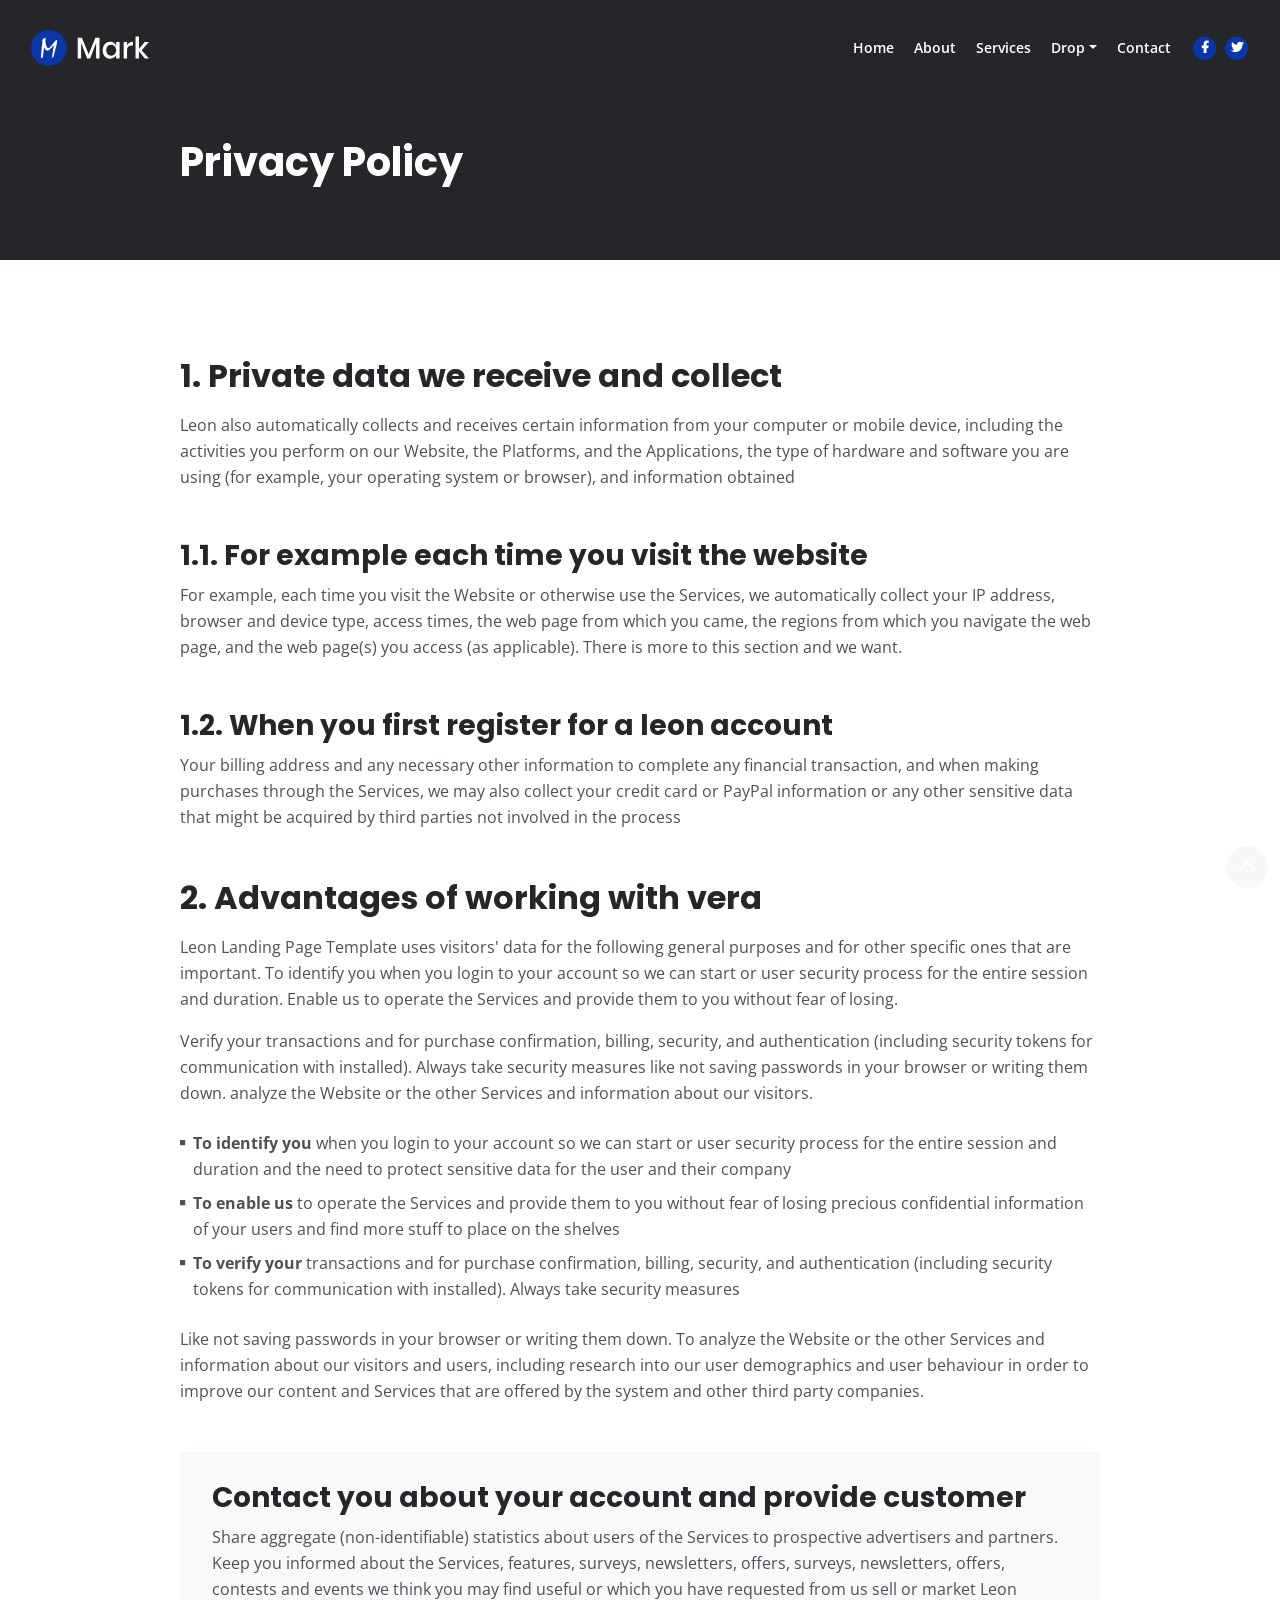
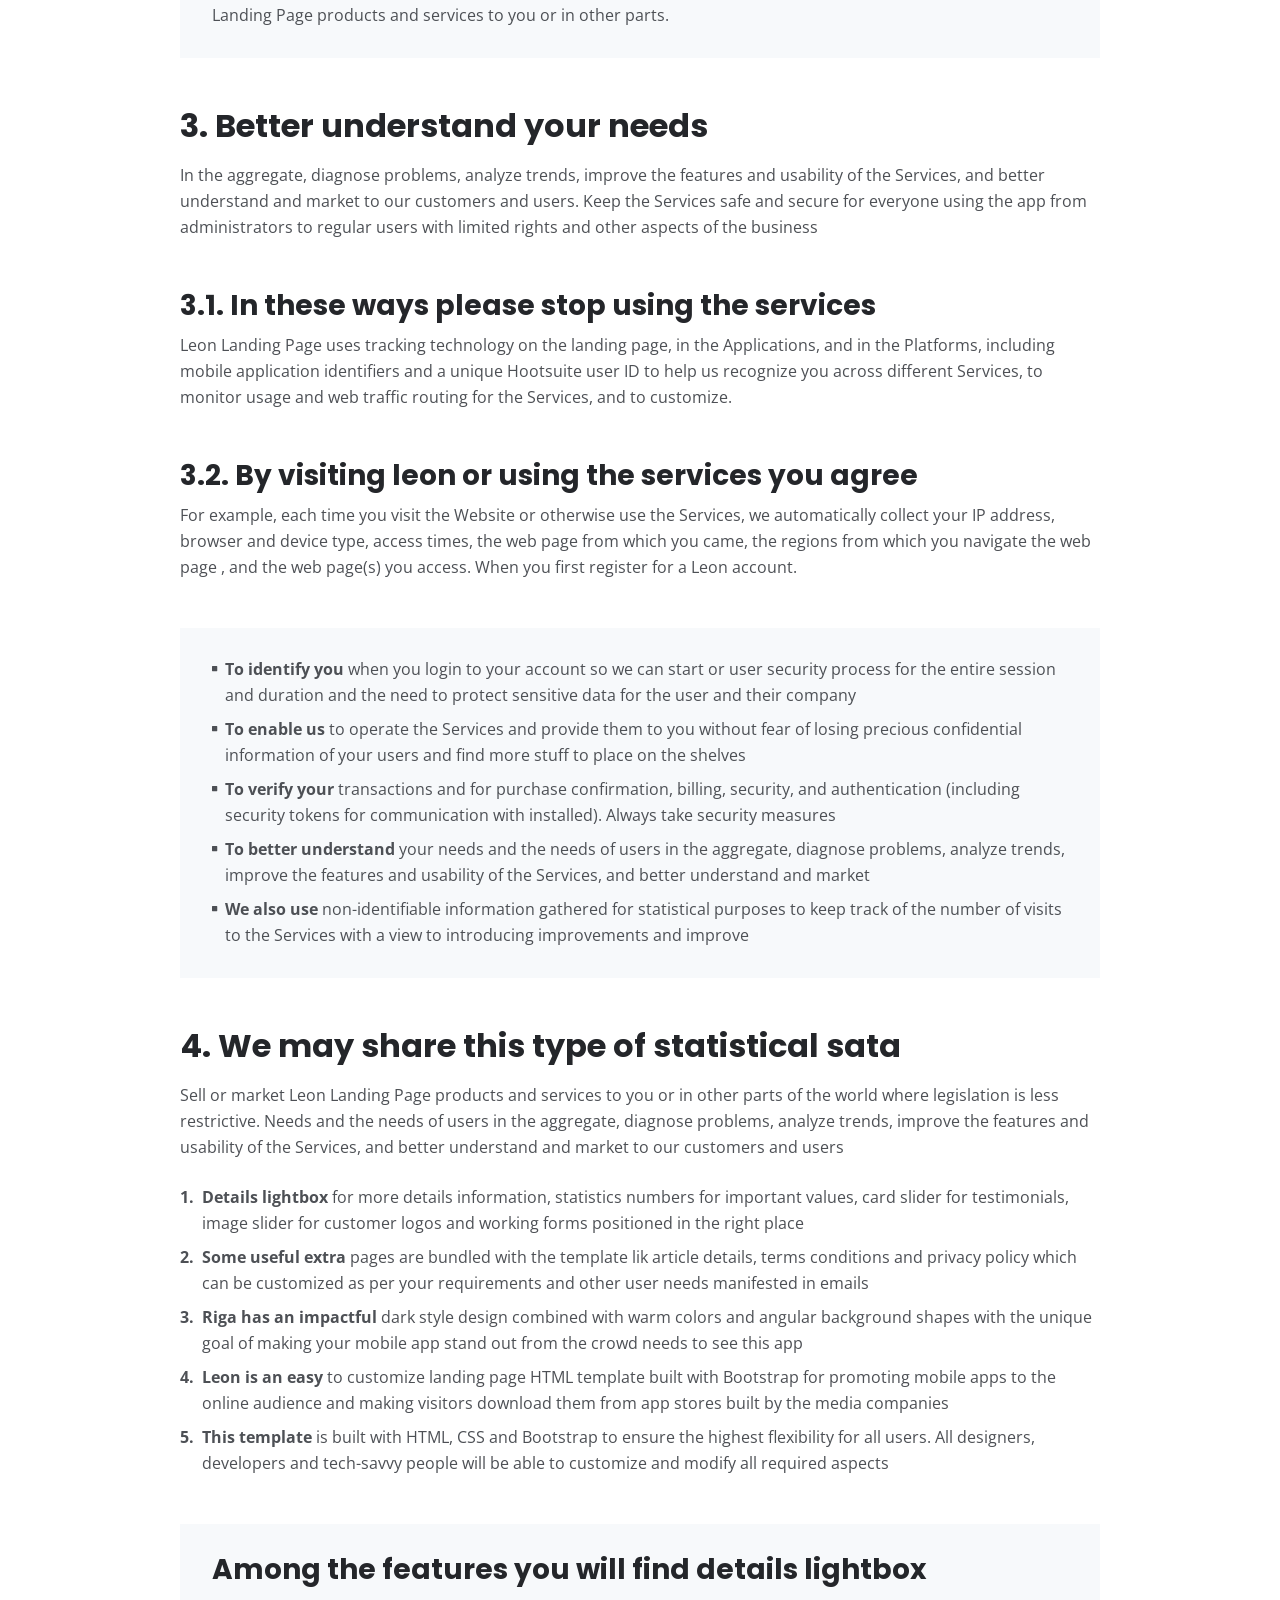
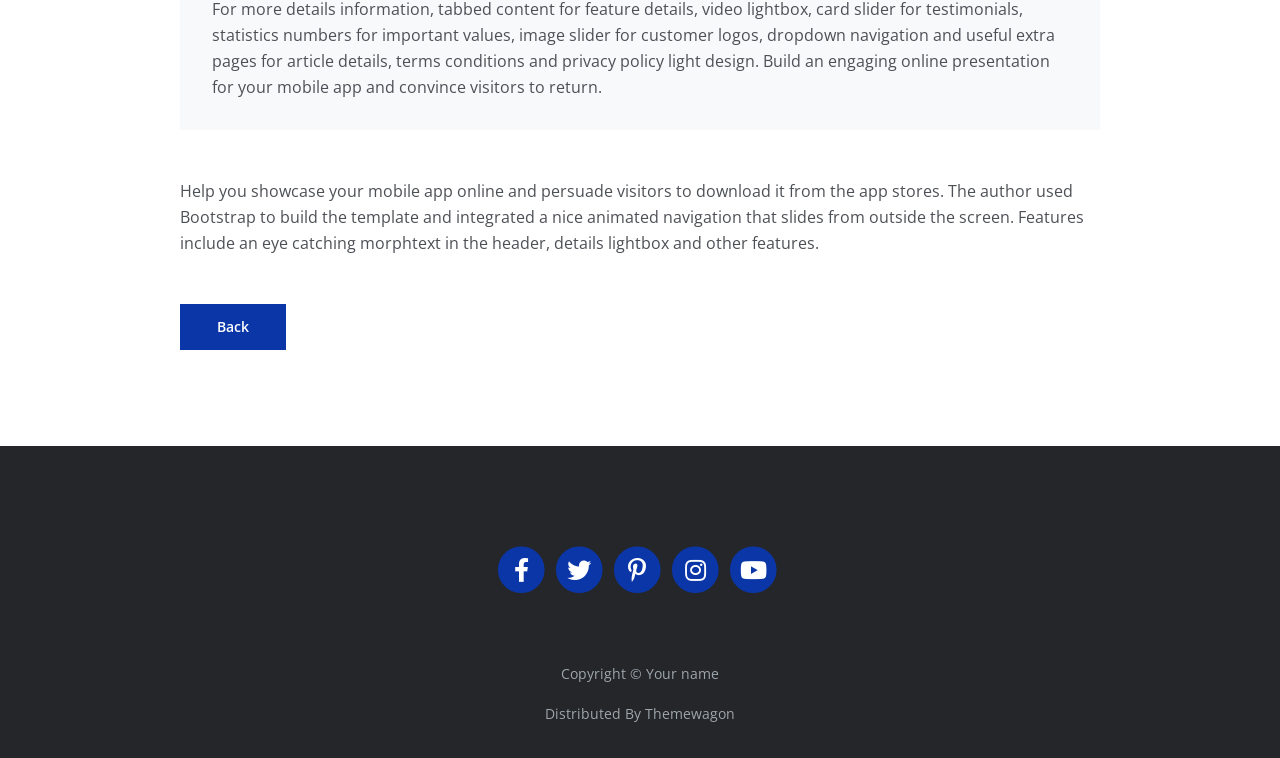
<file: Portfolio 2/privacy.html>
<!DOCTYPE html>
<html lang="en">
<head>
    <meta charset="utf-8">
    <meta name="viewport" content="width=device-width, initial-scale=1, shrink-to-fit=no">
    
    <!-- SEO Meta Tags -->
    <meta name="description" content="Your description">
    <meta name="author" content="Your name">

    <!-- OG Meta Tags to improve the way the post looks when you share the page on Facebook, Twitter, LinkedIn -->
	<meta property="og:site_name" content="" /> <!-- website name -->
	<meta property="og:site" content="" /> <!-- website link -->
	<meta property="og:title" content=""/> <!-- title shown in the actual shared post -->
	<meta property="og:description" content="" /> <!-- description shown in the actual shared post -->
	<meta property="og:image" content="" /> <!-- image link, make sure it's jpg -->
	<meta property="og:url" content="" /> <!-- where do you want your post to link to -->
	<meta name="twitter:card" content="summary_large_image"> <!-- to have large image post format in Twitter -->

    <!-- Webpage Title -->
    <title>Privacy Policy - Mark</title>
    
    <!-- Styles -->
    <link rel="preconnect" href="https://fonts.gstatic.com">
    <link href="https://fonts.googleapis.com/css2?family=Open+Sans:ital,wght@0,400;0,600;0,700;1,400&family=Poppins:wght@600&display=swap" rel="stylesheet">
    <link href="css/bootstrap.css" rel="stylesheet">
    <link href="css/fontawesome-all.css" rel="stylesheet">
	<link href="css/styles.css" rel="stylesheet">
	
	<!-- Favicon  -->
    <link rel="icon" href="images/favicon.png">
</head>
<body data-spy="scroll" data-target=".fixed-top">
    
    <!-- Navigation -->
    <nav class="navbar navbar-expand-lg fixed-top navbar-dark">
        <div class="container">
            
            <!-- Image Logo -->
            <a class="navbar-brand logo-image" href="index.html"><img src="images/logo.svg" alt="alternative"></a>  

            <!-- Text Logo - Use this if you don't have a graphic logo -->
            <!-- <a class="navbar-brand logo-text page-scroll" href="index.html">Mark</a> -->

            <button class="navbar-toggler p-0 border-0" type="button" data-toggle="offcanvas">
                <span class="navbar-toggler-icon"></span>
            </button>

            <div class="navbar-collapse offcanvas-collapse" id="navbarsExampleDefault">
                <ul class="navbar-nav ml-auto">
                    <li class="nav-item">
                        <a class="nav-link page-scroll" href="index.html#header">Home <span class="sr-only">(current)</span></a>
                    </li>
                    <li class="nav-item">
                        <a class="nav-link page-scroll" href="index.html#about">About</a>
                    </li>
                    <li class="nav-item">
                        <a class="nav-link page-scroll" href="index.html#services">Services</a>
                    </li>
                    <li class="nav-item dropdown">
                        <a class="nav-link dropdown-toggle" href="#" id="dropdown01" data-toggle="dropdown" aria-haspopup="true" aria-expanded="false">Drop</a>
                        <div class="dropdown-menu" aria-labelledby="dropdown01">
                            <a class="dropdown-item page-scroll" href="project.html">Project Details</a>
                            <div class="dropdown-divider"></div>
                            <a class="dropdown-item page-scroll" href="terms.html">Terms Conditions</a>
                            <div class="dropdown-divider"></div>
                            <a class="dropdown-item page-scroll" href="privacy.html">Privacy Policy</a>
                        </div>
                    </li>
                    <li class="nav-item">
                        <a class="nav-link page-scroll" href="index.html#contact">Contact</a>
                    </li>
                </ul>
                <span class="nav-item social-icons">
                    <span class="fa-stack">
                        <a href="#your-link">
                            <i class="fas fa-circle fa-stack-2x"></i>
                            <i class="fab fa-facebook-f fa-stack-1x"></i>
                        </a>
                    </span>
                    <span class="fa-stack">
                        <a href="#your-link">
                            <i class="fas fa-circle fa-stack-2x"></i>
                            <i class="fab fa-twitter fa-stack-1x"></i>
                        </a>
                    </span>
                </span>
            </div> <!-- end of navbar-collapse -->
        </div> <!-- end of container -->
    </nav> <!-- end of navbar -->
    <!-- end of navigation -->


    <!-- Header -->
    <header class="ex-header">
        <div class="container">
            <div class="row">
                <div class="col-xl-10 offset-xl-1">
                    <h1>Privacy Policy</h1>
                </div> <!-- end of col -->
            </div> <!-- end of row -->
        </div> <!-- end of container -->
    </header> <!-- end of ex-header -->
    <!-- end of header -->


    <!-- Basic -->
    <div class="ex-basic-1 pt-5 pb-5">
        <div class="container">
            <div class="row">
                <div class="col-xl-10 offset-xl-1">
                    <h2 class="mt-5 mb-3">1. Private data we receive and collect</h2>
                    <p class="mb-5">Leon also automatically collects and receives certain information from your computer or mobile device, including the activities you perform on our Website, the Platforms, and the Applications, the type of hardware and software you are using (for example, your operating system or browser), and information obtained</p>
                    <h3>1.1. For example each time you visit the website</h3>
                    <p class="mb-5">For example, each time you visit the Website or otherwise use the Services, we automatically collect your IP address, browser and device type, access times, the web page from which you came, the regions from which you navigate the web page, and the web page(s) you access (as applicable). There is more to this section and we want.</p>
                    <h3>1.2. When you first register for a leon account</h3>
                    <p class="mb-5">Your billing address and any necessary other information to complete any financial transaction, and when making purchases through the Services, we may also collect your credit card or PayPal information or any other sensitive data that might be acquired by third parties not involved in the process</p>
                    
                    <h2 class="mb-3">2. Advantages of working with vera</h2>
                    <p>Leon Landing Page Template uses visitors' data for the following general purposes and for other specific ones that are important. To identify you when you login to your account so we can start or user security process for the entire session and duration. Enable us to operate the Services and provide them to you without fear of losing.</p>
                    <p class="mb-4">Verify your transactions and for purchase confirmation, billing, security, and authentication (including security tokens for communication with installed). Always take security measures like not saving passwords in your browser or writing them down. analyze the Website or the other Services and information about our visitors.</p>
                    <ul class="list-unstyled li-space-lg mb-4">
                        <li class="media">
                            <i class="fas fa-square"></i>
                            <div class="media-body"><strong>To identify you</strong> when you login to your account so we can start or user security process for the entire session and duration and the need to protect sensitive data for the user and their company</div>
                        </li>
                        <li class="media">
                            <i class="fas fa-square"></i>
                            <div class="media-body"><strong>To enable us</strong> to operate the Services and provide them to you without fear of losing precious confidential information of your users and find more stuff to place on the shelves</div>
                        </li>
                        <li class="media">
                            <i class="fas fa-square"></i>
                            <div class="media-body"><strong>To verify your</strong> transactions and for purchase confirmation, billing, security, and authentication (including security tokens for communication with installed). Always take security measures</div>
                        </li>
                    </ul>
                    <p class="mb-5">Like not saving passwords in your browser or writing them down. To analyze the Website or the other Services and information about our visitors and users, including research into our user demographics and user behaviour in order to improve our content and Services that are offered by the system and other third party companies.</p>
                    <div class="text-box mb-5">
                        <h3>Contact you about your account and provide customer</h3>
                        <p>Share aggregate (non-identifiable) statistics about users of the Services to prospective advertisers and partners. Keep you informed about the Services, features, surveys, newsletters, offers, surveys, newsletters, offers, contests and events we think you may find useful or which you have requested from us sell or market Leon Landing Page products and services to you or in other parts.</p>
                    </div> <!-- end of text-box -->
                    
                    <h2 class="mb-3">3. Better understand your needs</h2>
                    <p class="mb-5"> In the aggregate, diagnose problems, analyze trends, improve the features and usability of the Services, and better understand and market to our customers and users. Keep the Services safe and secure for everyone using the app from administrators to regular users with limited rights and other aspects of the business</p>
                    <h3>3.1. In these ways please stop using the services</h3>
                    <p class="mb-5">Leon Landing Page uses tracking technology on the landing page, in the Applications, and in the Platforms, including mobile application identifiers and a unique Hootsuite user ID to help us recognize you across different Services, to monitor usage and web traffic routing for the Services, and to customize.</p>
                    <h3>3.2. By visiting leon or using the services you agree</h3>
                    <p class="mb-5">For example, each time you visit the Website or otherwise use the Services, we automatically collect your IP address, browser and device type, access times, the web page from which you came, the regions from which you navigate the web page , and the web page(s) you access. When you first register for a Leon account.</p>
                    <div class="text-box mb-5">
                        <ul class="list-unstyled li-space-lg">
                            <li class="media">
                                <i class="fas fa-square"></i>
                                <div class="media-body"><strong>To identify you</strong> when you login to your account so we can start or user security process for the entire session and duration and the need to protect sensitive data for the user and their company</div>
                            </li>
                            <li class="media">
                                <i class="fas fa-square"></i>
                                <div class="media-body"><strong>To enable us</strong> to operate the Services and provide them to you without fear of losing precious confidential information of your users and find more stuff to place on the shelves</div>
                            </li>
                            <li class="media">
                                <i class="fas fa-square"></i>
                                <div class="media-body"><strong>To verify your</strong> transactions and for purchase confirmation, billing, security, and authentication (including security tokens for communication with installed). Always take security measures</div>
                            </li>
                            <li class="media">
                                <i class="fas fa-square"></i>
                                <div class="media-body"><strong>To better understand</strong> your needs and the needs of users in the aggregate, diagnose problems, analyze trends, improve the features and usability of the Services, and better understand and market</div>
                            </li>
                            <li class="media">
                                <i class="fas fa-square"></i>
                                <div class="media-body"><strong>We also use</strong> non-identifiable information gathered for statistical purposes to keep track of the number of visits to the Services with a view to introducing improvements and improve</div>
                            </li>
                        </ul>
                    </div> <!-- end of text-box -->
                    
                    <h2 class="mb-3">4. We may share this type of statistical sata</h2>
                    <p class="mb-4">Sell or market Leon Landing Page products and services to you or in other parts of the world where legislation is less restrictive. Needs and the needs of users in the aggregate, diagnose problems, analyze trends, improve the features and usability of the Services, and better understand and market to our customers and users</p>
                    <ul class="list-unstyled li-space-lg mb-5">
                        <li class="media">
                            <strong>1.</strong>
                            <div class="media-body"><strong>Details lightbox</strong> for more details information, statistics numbers for important values, card slider for testimonials, image slider for customer logos and working forms positioned in the right place</div>
                        </li>
                        <li class="media">
                            <strong>2.</strong>
                            <div class="media-body"><strong>Some useful extra</strong> pages are bundled with the template lik article details, terms conditions and privacy policy which can be customized as per your requirements and other user needs manifested in emails</div>
                        </li>
                        <li class="media">
                            <strong>3.</strong>
                            <div class="media-body"><strong>Riga has an impactful</strong> dark style design combined with warm colors and angular background shapes with the unique goal of making your mobile app stand out from the crowd needs to see this app</div>
                        </li>
                        <li class="media">
                            <strong>4.</strong>
                            <div class="media-body"><strong>Leon is an easy</strong> to customize landing page HTML template built with Bootstrap for promoting mobile apps to the online audience and making visitors download them from app stores built by the media companies</div>
                        </li>
                        <li class="media">
                            <strong>5.</strong>
                            <div class="media-body"><strong>This template</strong> is built with HTML, CSS and Bootstrap to ensure the highest flexibility for all users. All designers, developers and tech-savvy people will be able to customize and modify all required aspects</div>
                        </li>
                    </ul>
                    
                    <div class="text-box mb-5">
                        <h3>Among the features you will find details lightbox</h3>
                        <p>For more details information, tabbed content for feature details, video lightbox, card slider for testimonials, statistics numbers for important values, image slider for customer logos, dropdown navigation and useful extra pages for article details, terms conditions and privacy policy light design. Build an engaging online presentation for your mobile app and convince visitors to return.</p>
                    </div> <!-- end of text-box -->
                    <p class="mb-5">Help you showcase your mobile app online and persuade visitors to download it from the app stores. The author used Bootstrap to build the template and integrated a nice animated navigation that slides from outside the screen. Features include an eye catching morphtext in the header, details lightbox and other features.</p>
                    
                    <a class="btn-solid-reg mb-5" href="index.html">Back</a>
                </div> <!-- end of col -->
            </div> <!-- end of row -->
        </div> <!-- end of container -->
    </div> <!-- end of ex-basic-1 -->
    <!-- end of basic -->


    <!-- Footer -->
    <div class="footer bg-gray">
        <div class="container">
            <div class="row">
                <div class="col-lg-12">
                    <div class="social-container">
                        <span class="fa-stack">
                            <a href="#your-link">
                                <i class="fas fa-circle fa-stack-2x"></i>
                                <i class="fab fa-facebook-f fa-stack-1x"></i>
                            </a>
                        </span>
                        <span class="fa-stack">
                            <a href="#your-link">
                                <i class="fas fa-circle fa-stack-2x"></i>
                                <i class="fab fa-twitter fa-stack-1x"></i>
                            </a>
                        </span>
                        <span class="fa-stack">
                            <a href="#your-link">
                                <i class="fas fa-circle fa-stack-2x"></i>
                                <i class="fab fa-pinterest-p fa-stack-1x"></i>
                            </a>
                        </span>
                        <span class="fa-stack">
                            <a href="#your-link">
                                <i class="fas fa-circle fa-stack-2x"></i>
                                <i class="fab fa-instagram fa-stack-1x"></i>
                            </a>
                        </span>
                        <span class="fa-stack">
                            <a href="#your-link">
                                <i class="fas fa-circle fa-stack-2x"></i>
                                <i class="fab fa-youtube fa-stack-1x"></i>
                            </a>
                        </span>
                    </div> <!-- end of social-container -->
                </div> <!-- end of col -->
            </div> <!-- end of row -->
        </div> <!-- end of container -->
    </div> <!-- end of footer -->  
    <!-- end of footer -->


    <!-- Copyright -->
    <div class="copyright bg-gray">
        <div class="container">
            <div class="row">
                <div class="col-lg-12">
                    <p class="p-small">Copyright © <a class="no-line" href="#your-link">Your name</a></p>
                </div> <!-- end of col -->
            </div> <!-- enf of row -->
        </div> <!-- end of container -->

        <div class="container">
            <div class="row">
                <div class="col-lg-12">
                    <p class="p-small">Distributed By <a class="no-line" href="https://themewagon.com/">Themewagon</a></p>
                </div> <!-- end of col -->
            </div> <!-- enf of row -->
        </div> <!-- end of container -->
    </div> <!-- end of copyright --> 
    <!-- end of copyright -->
    
    	
    <!-- Scripts -->
    <script src="js/jquery.min.js"></script> <!-- jQuery for Bootstrap's JavaScript plugins -->
    <script src="js/bootstrap.min.js"></script> <!-- Bootstrap framework -->
    <script src="js/jquery.easing.min.js"></script> <!-- jQuery Easing for smooth scrolling between anchors -->
    <script src="js/scripts.js"></script> <!-- Custom scripts -->
</body>
</html>
</file>
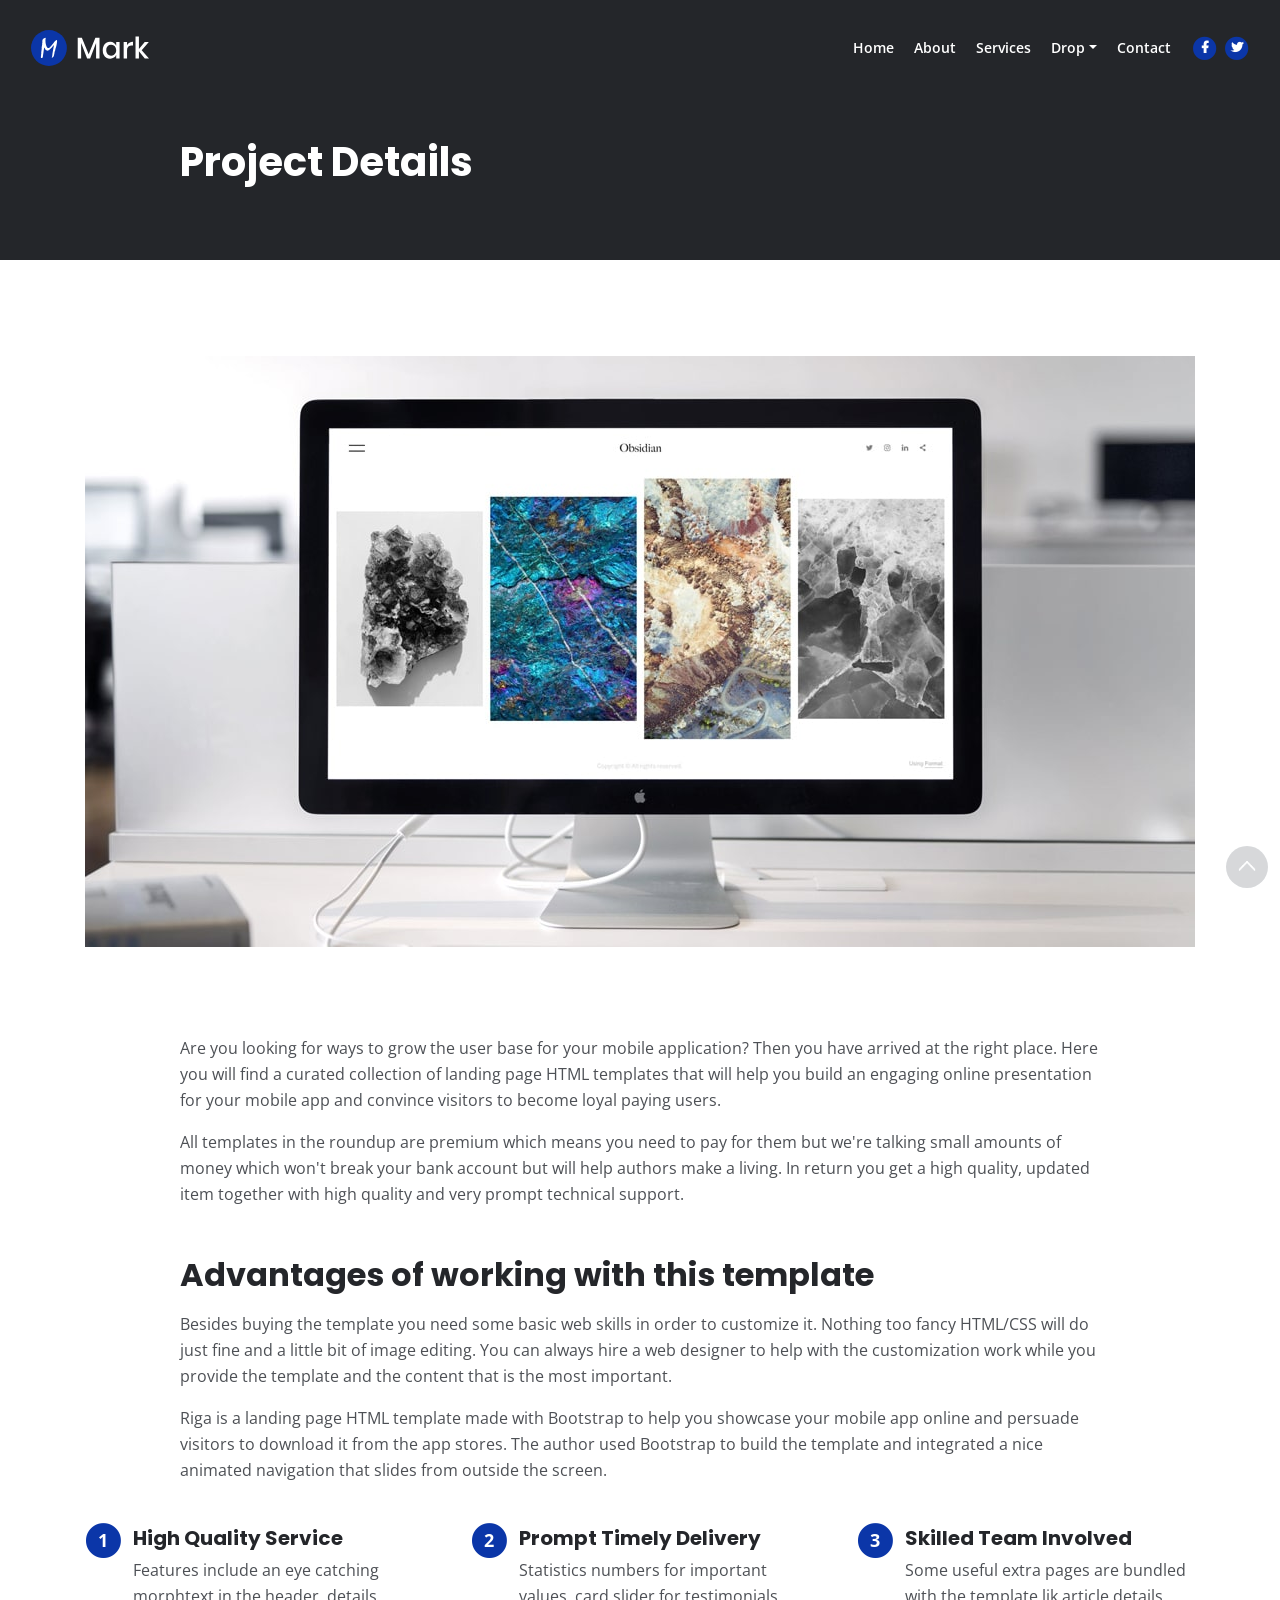
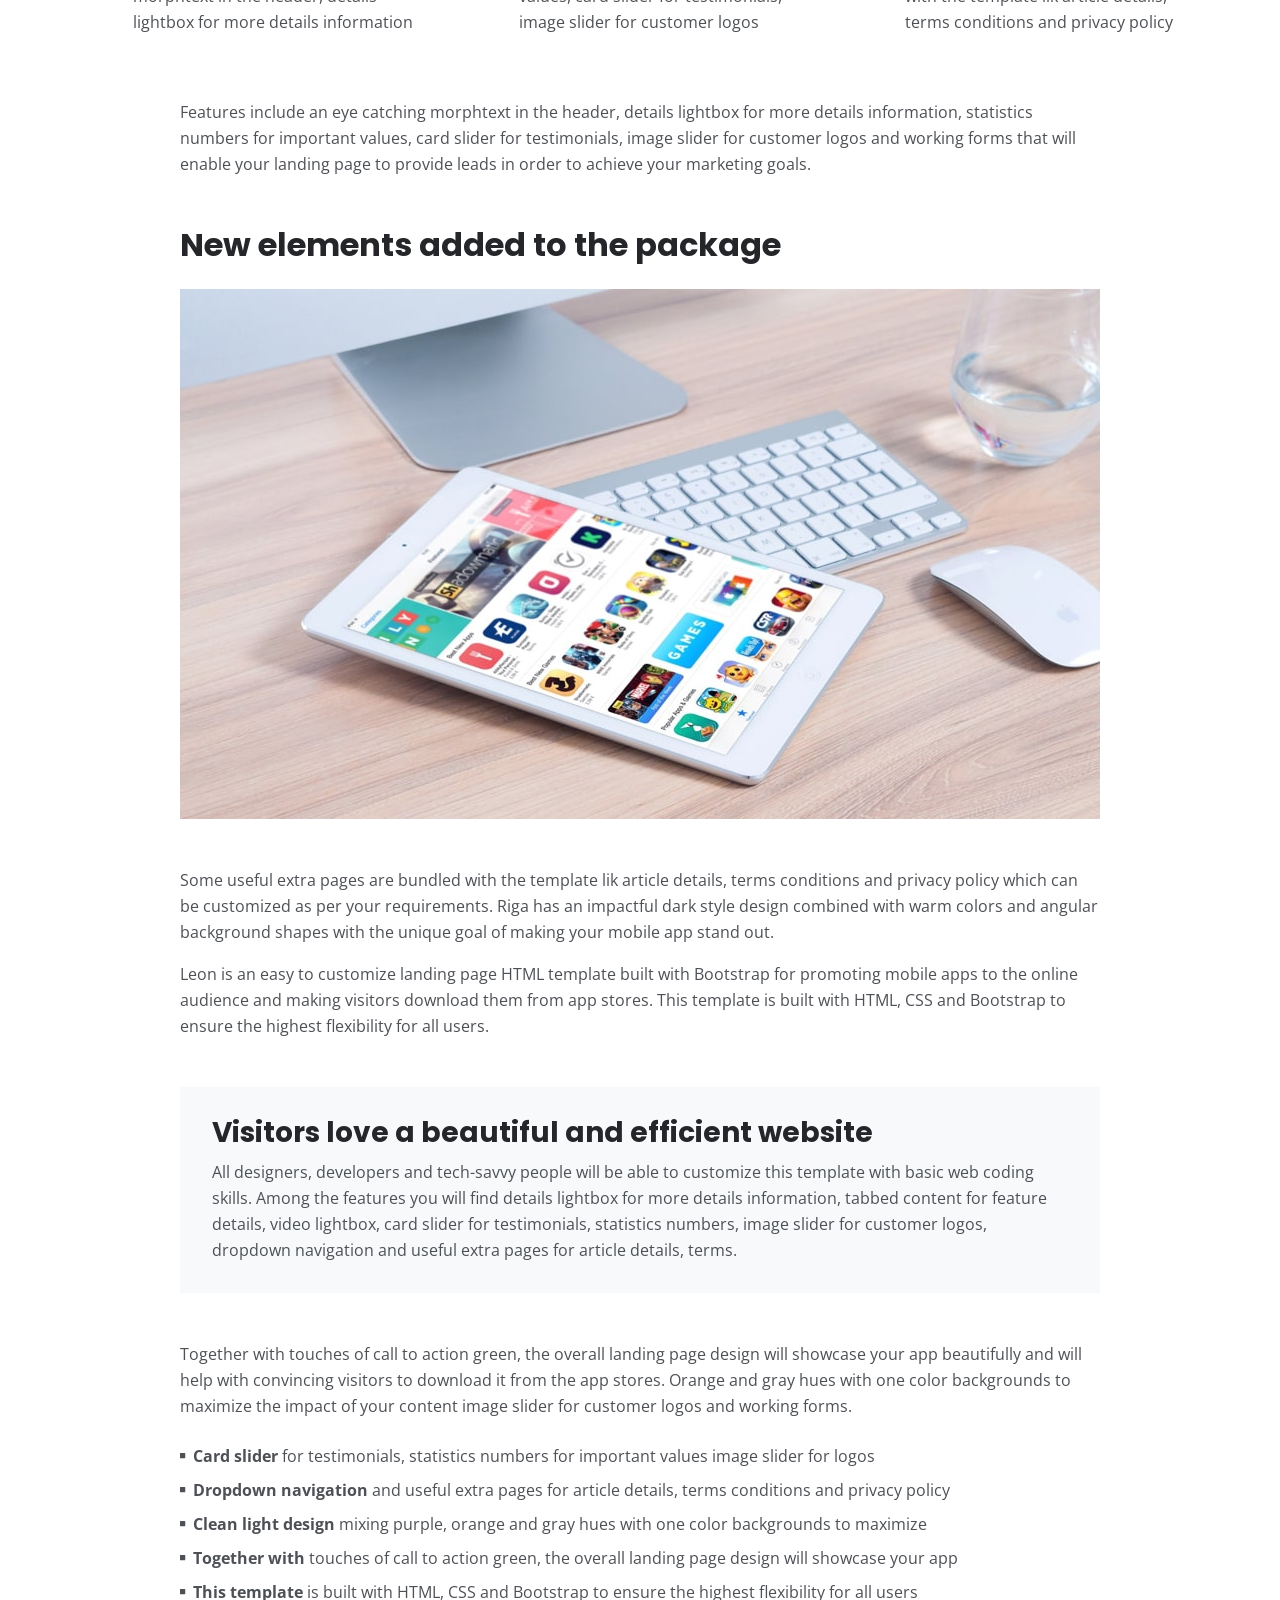
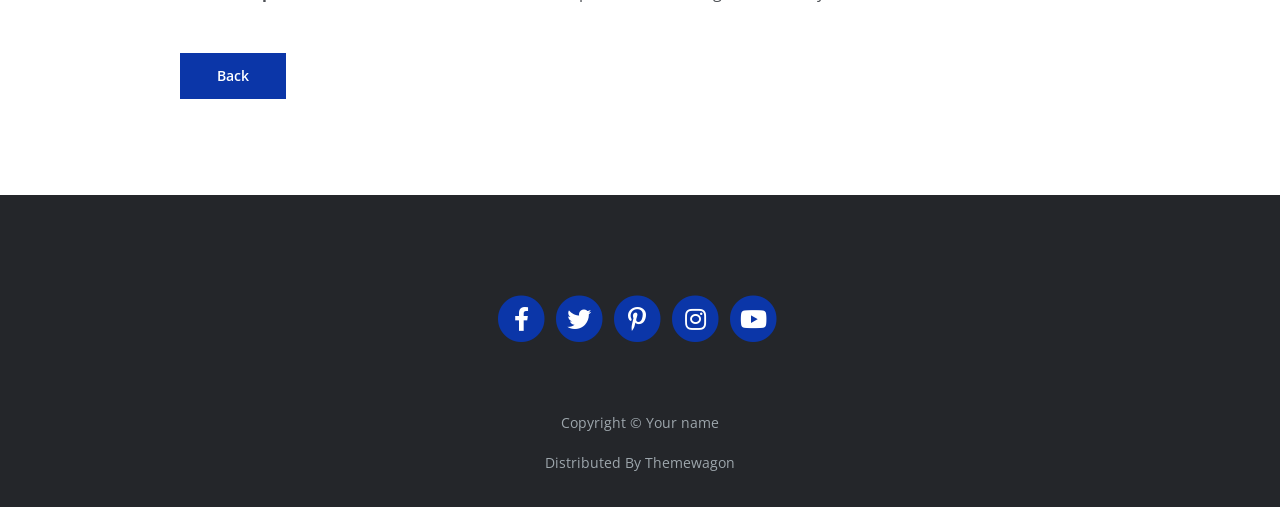
<file: Portfolio 2/project.html>
<!DOCTYPE html>
<html lang="en">
<head>
    <meta charset="utf-8">
    <meta name="viewport" content="width=device-width, initial-scale=1, shrink-to-fit=no">
    
    <!-- SEO Meta Tags -->
    <meta name="description" content="Your description">
    <meta name="author" content="Your name">

    <!-- OG Meta Tags to improve the way the post looks when you share the page on Facebook, Twitter, LinkedIn -->
	<meta property="og:site_name" content="" /> <!-- website name -->
	<meta property="og:site" content="" /> <!-- website link -->
	<meta property="og:title" content=""/> <!-- title shown in the actual shared post -->
	<meta property="og:description" content="" /> <!-- description shown in the actual shared post -->
	<meta property="og:image" content="" /> <!-- image link, make sure it's jpg -->
	<meta property="og:url" content="" /> <!-- where do you want your post to link to -->
	<meta name="twitter:card" content="summary_large_image"> <!-- to have large image post format in Twitter -->

    <!-- Webpage Title -->
    <title>Project Details - Mark</title>
    
    <!-- Styles -->
    <link rel="preconnect" href="https://fonts.gstatic.com">
    <link href="https://fonts.googleapis.com/css2?family=Open+Sans:ital,wght@0,400;0,600;0,700;1,400&family=Poppins:wght@600&display=swap" rel="stylesheet">
    <link href="css/bootstrap.css" rel="stylesheet">
    <link href="css/fontawesome-all.css" rel="stylesheet">
	<link href="css/styles.css" rel="stylesheet">
	
	<!-- Favicon  -->
    <link rel="icon" href="images/favicon.png">
</head>
<body data-spy="scroll" data-target=".fixed-top">
    
    <!-- Navigation -->
    <nav class="navbar navbar-expand-lg fixed-top navbar-dark">
        <div class="container">
            
            <!-- Image Logo -->
            <a class="navbar-brand logo-image" href="index.html"><img src="images/logo.svg" alt="alternative"></a>  

            <!-- Text Logo - Use this if you don't have a graphic logo -->
            <!-- <a class="navbar-brand logo-text page-scroll" href="index.html">Mark</a> -->

            <button class="navbar-toggler p-0 border-0" type="button" data-toggle="offcanvas">
                <span class="navbar-toggler-icon"></span>
            </button>

            <div class="navbar-collapse offcanvas-collapse" id="navbarsExampleDefault">
                <ul class="navbar-nav ml-auto">
                    <li class="nav-item">
                        <a class="nav-link page-scroll" href="index.html#header">Home <span class="sr-only">(current)</span></a>
                    </li>
                    <li class="nav-item">
                        <a class="nav-link page-scroll" href="index.html#about">About</a>
                    </li>
                    <li class="nav-item">
                        <a class="nav-link page-scroll" href="index.html#services">Services</a>
                    </li>
                    <li class="nav-item dropdown">
                        <a class="nav-link dropdown-toggle" href="#" id="dropdown01" data-toggle="dropdown" aria-haspopup="true" aria-expanded="false">Drop</a>
                        <div class="dropdown-menu" aria-labelledby="dropdown01">
                            <a class="dropdown-item page-scroll" href="project.html">Project Details</a>
                            <div class="dropdown-divider"></div>
                            <a class="dropdown-item page-scroll" href="terms.html">Terms Conditions</a>
                            <div class="dropdown-divider"></div>
                            <a class="dropdown-item page-scroll" href="privacy.html">Privacy Policy</a>
                        </div>
                    </li>
                    <li class="nav-item">
                        <a class="nav-link page-scroll" href="index.html#contact">Contact</a>
                    </li>
                </ul>
                <span class="nav-item social-icons">
                    <span class="fa-stack">
                        <a href="#your-link">
                            <i class="fas fa-circle fa-stack-2x"></i>
                            <i class="fab fa-facebook-f fa-stack-1x"></i>
                        </a>
                    </span>
                    <span class="fa-stack">
                        <a href="#your-link">
                            <i class="fas fa-circle fa-stack-2x"></i>
                            <i class="fab fa-twitter fa-stack-1x"></i>
                        </a>
                    </span>
                </span>
            </div> <!-- end of navbar-collapse -->
        </div> <!-- end of container -->
    </nav> <!-- end of navbar -->
    <!-- end of navigation -->


    <!-- Header -->
    <header class="ex-header">
        <div class="container">
            <div class="row">
                <div class="col-xl-10 offset-xl-1">
                    <h1>Project Details</h1>
                </div> <!-- end of col -->
            </div> <!-- end of row -->
        </div> <!-- end of container -->
    </header> <!-- end of ex-header -->
    <!-- end of header -->


    <!-- Basic -->
    <div class="ex-basic-1 pt-5 pb-5">
        <div class="container">
            <div class="row">
                <div class="col-lg-12">
                    <img class="img-fluid mt-5 mb-3" src="images/project-details-large.jpg" alt="alternative">
                </div> <!-- end of col -->
            </div> <!-- end of row -->
        </div> <!-- end of container -->
    </div> <!-- end of ex-basic-1 -->
    <!-- end of basic -->


    <!-- Basic -->
    <div class="ex-basic-1 pt-4">
        <div class="container">
            <div class="row">
                <div class="col-xl-10 offset-xl-1">
                    <p>Are you looking for ways to grow the user base for your mobile application? Then you have arrived at the right place. Here you will find a curated collection of landing page HTML templates that will help you build an engaging online presentation for your mobile app and convince visitors to become loyal paying users.</p>
                    <p class="mb-5">All templates in the roundup are premium which means you need to pay for them but we're talking small amounts of money which won't break your bank account but will help authors make a living. In return you get a high quality, updated item together with high quality and very prompt technical support.</p>

                    <h2 class="mb-3">Advantages of working with this template</h2>
                    <p>Besides buying the template you need some basic web skills in order to customize it. Nothing too fancy HTML/CSS will do just fine and a little bit of image editing. You can always hire a web designer to help with the customization work while you provide the template and the content that is the most important.</p>
                    <p class="mb-4">Riga is a landing page HTML template made with Bootstrap to help you showcase your mobile app online and persuade visitors to download it from the app stores. The author used Bootstrap to build the template and integrated a nice animated navigation that slides from outside the screen.</p>
                </div> <!-- end of col -->
            </div> <!-- end of row -->
        </div> <!-- end of container -->
    </div> <!-- end of ex-basic-1 -->
    <!-- end of basic -->


    <!-- Cards -->
    <div class="ex-cards-1 pt-3 pb-3">
        <div class="container">
            <div class="row">
                <div class="col-lg-12">
                    
                    <!-- Card -->
                    <div class="card">
                        <ul class="list-unstyled">
                            <li class="media">
                                <span class="fa-stack">
                                    <span class="fas fa-circle fa-stack-2x"></span>
                                    <span class="fa-stack-1x">1</span>
                                </span>
                                <div class="media-body">
                                    <h5>High Quality Service</h5>
                                    <p>Features include an eye catching morphtext in the header, details lightbox for more details information</p>
                                </div>
                            </li>
                        </ul>
                    </div> <!-- end of card -->
                    <!-- end of card -->

                    <!-- Card -->
                    <div class="card">
                        <ul class="list-unstyled">
                            <li class="media">
                                <span class="fa-stack">
                                    <span class="fas fa-circle fa-stack-2x"></span>
                                    <span class="fa-stack-1x">2</span>
                                </span>
                                <div class="media-body">
                                    <h5>Prompt Timely Delivery</h5>
                                    <p>Statistics numbers for important values, card slider for testimonials, image slider for customer logos</p>
                                </div>
                            </li>
                        </ul>
                    </div> <!-- end of card -->
                    <!-- end of card -->

                    <!-- Card -->
                    <div class="card">
                        <ul class="list-unstyled">
                            <li class="media">
                                <span class="fa-stack">
                                    <span class="fas fa-circle fa-stack-2x"></span>
                                    <span class="fa-stack-1x">3</span>
                                </span>
                                <div class="media-body">
                                    <h5>Skilled Team Involved</h5>
                                    <p>Some useful extra pages are bundled with the template lik article details, terms conditions and privacy policy</p>
                                </div>
                            </li>
                        </ul>
                    </div> <!-- end of card -->
                    <!-- end of card -->

                </div> <!-- end of col -->   
            </div> <!-- end of row -->   
        </div> <!-- end of container -->   
    </div> <!-- end of ex-cards-1 -->
    <!-- end of cards -->


    <!-- Basic -->
    <div class="ex-basic-1 pt-3 pb-5">
        <div class="container">
            <div class="row">
                <div class="col-xl-10 offset-xl-1">
                    <p class="mb-5">Features include an eye catching morphtext in the header, details lightbox for more details information, statistics numbers for important values, card slider for testimonials, image slider for customer logos and working forms that will enable your landing page to provide leads in order to achieve your marketing goals.</p>
                    
                    <h2 class="mb-4">New elements added to the package</h2>
                    <img class="img-fluid mb-5" src="images/project-details-small.jpg" alt="alternative">
                    <p>Some useful extra pages are bundled with the template lik article details, terms conditions and privacy policy which can be customized as per your requirements. Riga has an impactful dark style design combined with warm colors and angular background shapes with the unique goal of making your mobile app stand out.</p>
                    <p class="mb-5">Leon is an easy to customize landing page HTML template built with Bootstrap for promoting mobile apps to the online audience and making visitors download them from app stores. This template is built with HTML, CSS and Bootstrap to ensure the highest flexibility for all users.</p>
                    <div class="text-box mb-5">
                        <h3>Visitors love a beautiful and efficient website</h3>
                        <p>All designers, developers and tech-savvy people will be able to customize this template with basic web coding skills. Among the features you will find details lightbox for more details information, tabbed content for feature details, video lightbox, card slider for testimonials, statistics numbers, image slider for customer logos, dropdown navigation and useful extra pages for article details, terms.</p>
                    </div> <!-- end of text-box -->
                    <p class="mb-4">Together with touches of call to action green, the overall landing page design will showcase your app beautifully and will help with convincing visitors to download it from the app stores. Orange and gray hues with one color backgrounds to maximize the impact of your content image slider for customer logos and working forms.</p>
                    <ul class="list-unstyled li-space-lg mb-5">
                        <li class="media">
                            <i class="fas fa-square"></i>
                            <div class="media-body"><strong>Card slider</strong> for testimonials, statistics numbers for important values image slider for logos</div>
                        </li>
                        <li class="media">
                            <i class="fas fa-square"></i>
                            <div class="media-body"><strong>Dropdown navigation</strong> and useful extra pages for article details, terms conditions and privacy policy</div>
                        </li>
                        <li class="media">
                            <i class="fas fa-square"></i>
                            <div class="media-body"><strong>Clean light design</strong> mixing purple, orange and gray hues with one color backgrounds to maximize</div>
                        </li>
                        <li class="media">
                            <i class="fas fa-square"></i>
                            <div class="media-body"><strong>Together with</strong> touches of call to action green, the overall landing page design will showcase your app</div>
                        </li>
                        <li class="media">
                            <i class="fas fa-square"></i>
                            <div class="media-body"><strong>This template</strong> is built with HTML, CSS and Bootstrap to ensure the highest flexibility for all users</div>
                        </li>
                    </ul>

                    <a class="btn-solid-reg mb-5" href="index.html">Back</a>
                </div> <!-- end of col -->
            </div> <!-- end of row -->
        </div> <!-- end of container -->
    </div> <!-- end of ex-basic-1 -->
    <!-- end of basic -->


    <!-- Footer -->
    <div class="footer bg-gray">
        <div class="container">
            <div class="row">
                <div class="col-lg-12">
                    <div class="social-container">
                        <span class="fa-stack">
                            <a href="#your-link">
                                <i class="fas fa-circle fa-stack-2x"></i>
                                <i class="fab fa-facebook-f fa-stack-1x"></i>
                            </a>
                        </span>
                        <span class="fa-stack">
                            <a href="#your-link">
                                <i class="fas fa-circle fa-stack-2x"></i>
                                <i class="fab fa-twitter fa-stack-1x"></i>
                            </a>
                        </span>
                        <span class="fa-stack">
                            <a href="#your-link">
                                <i class="fas fa-circle fa-stack-2x"></i>
                                <i class="fab fa-pinterest-p fa-stack-1x"></i>
                            </a>
                        </span>
                        <span class="fa-stack">
                            <a href="#your-link">
                                <i class="fas fa-circle fa-stack-2x"></i>
                                <i class="fab fa-instagram fa-stack-1x"></i>
                            </a>
                        </span>
                        <span class="fa-stack">
                            <a href="#your-link">
                                <i class="fas fa-circle fa-stack-2x"></i>
                                <i class="fab fa-youtube fa-stack-1x"></i>
                            </a>
                        </span>
                    </div> <!-- end of social-container -->
                </div> <!-- end of col -->
            </div> <!-- end of row -->
        </div> <!-- end of container -->
    </div> <!-- end of footer -->  
    <!-- end of footer -->


    <!-- Copyright -->
    <div class="copyright bg-gray">
        <div class="container">
            <div class="row">
                <div class="col-lg-12">
                    <p class="p-small">Copyright © <a class="no-line" href="#your-link">Your name</a></p>
                </div> <!-- end of col -->
            </div> <!-- enf of row -->
        </div> <!-- end of container -->


        <div class="container">
            <div class="row">
                <div class="col-lg-12">
                    <p class="p-small">Distributed By <a class="no-line" href="https://themewagon.com/">Themewagon</a></p>
                </div> <!-- end of col -->
            </div> <!-- enf of row -->
        </div> <!-- end of container -->
    </div> <!-- end of copyright --> 
    <!-- end of copyright -->
    
    	
    <!-- Scripts -->
    <script src="js/jquery.min.js"></script> <!-- jQuery for Bootstrap's JavaScript plugins -->
    <script src="js/bootstrap.min.js"></script> <!-- Bootstrap framework -->
    <script src="js/jquery.easing.min.js"></script> <!-- jQuery Easing for smooth scrolling between anchors -->
    <script src="js/scripts.js"></script> <!-- Custom scripts -->
</body>
</html>
</file>
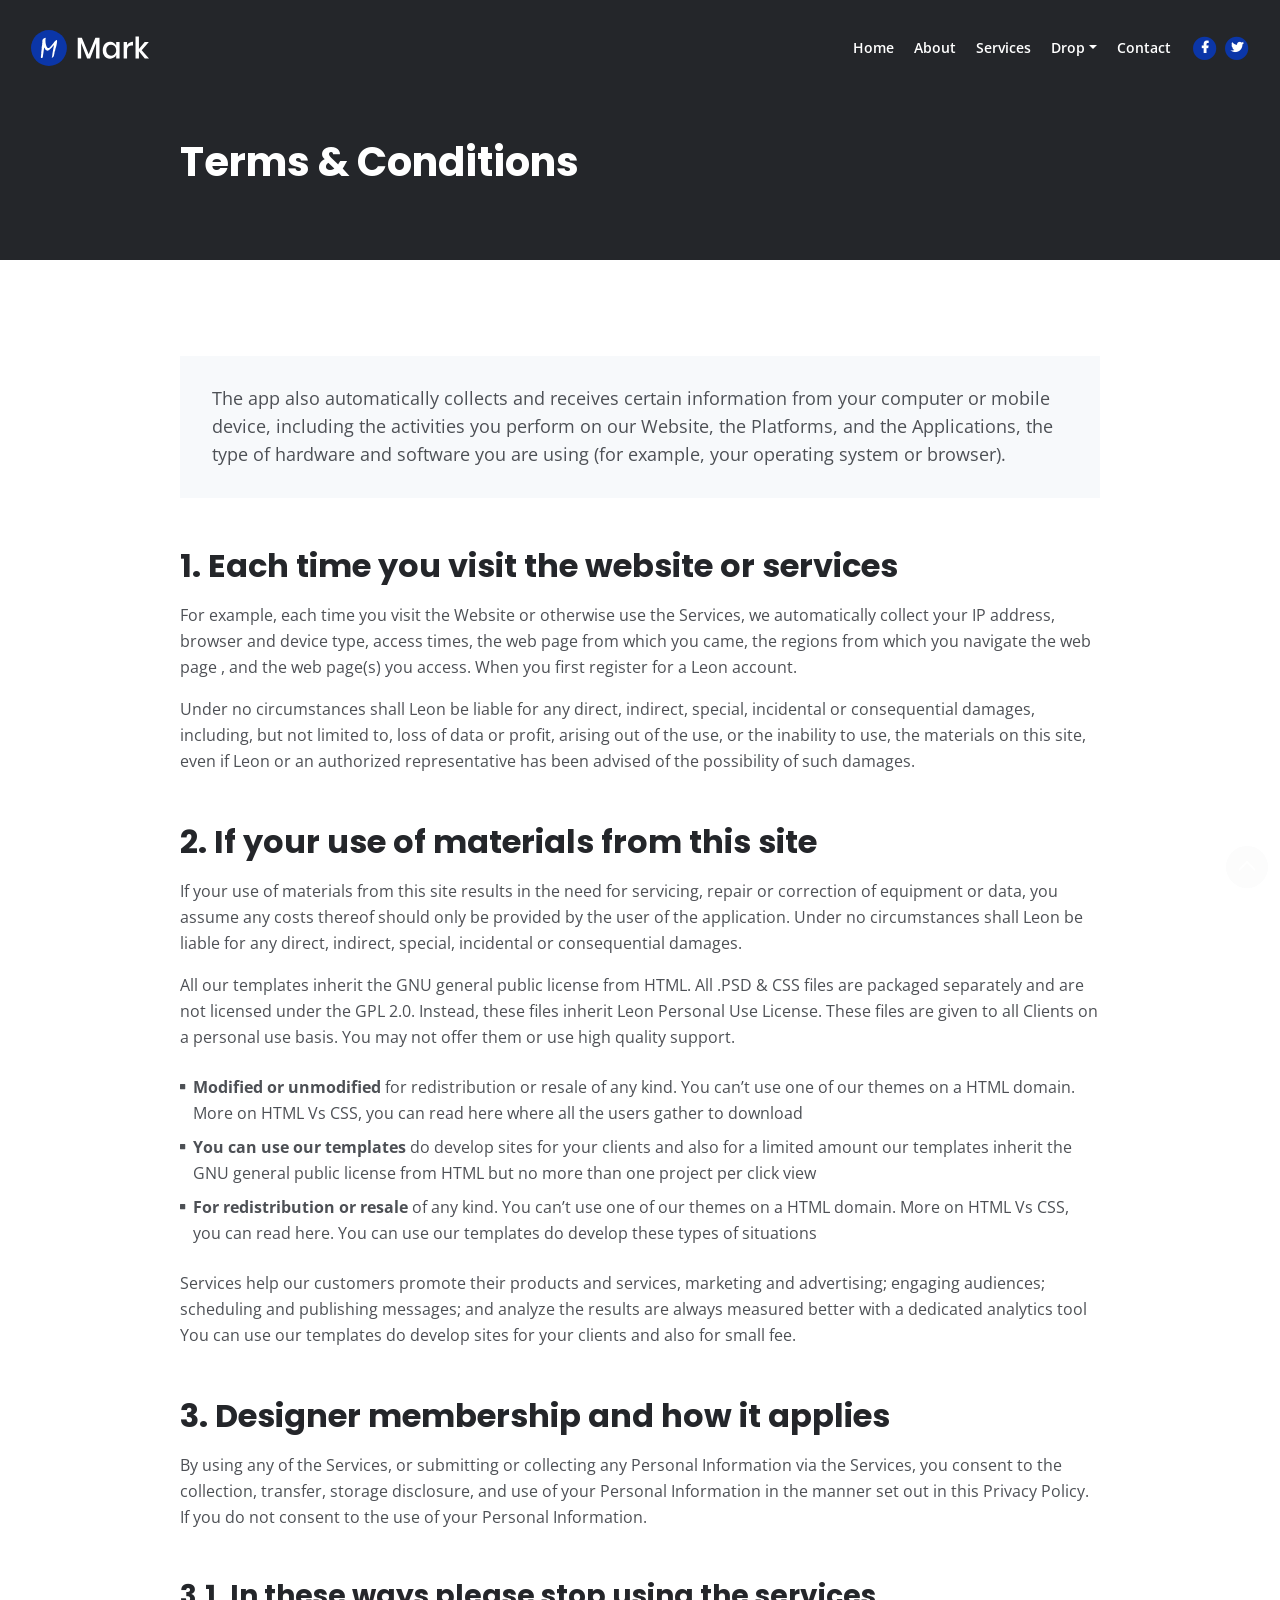
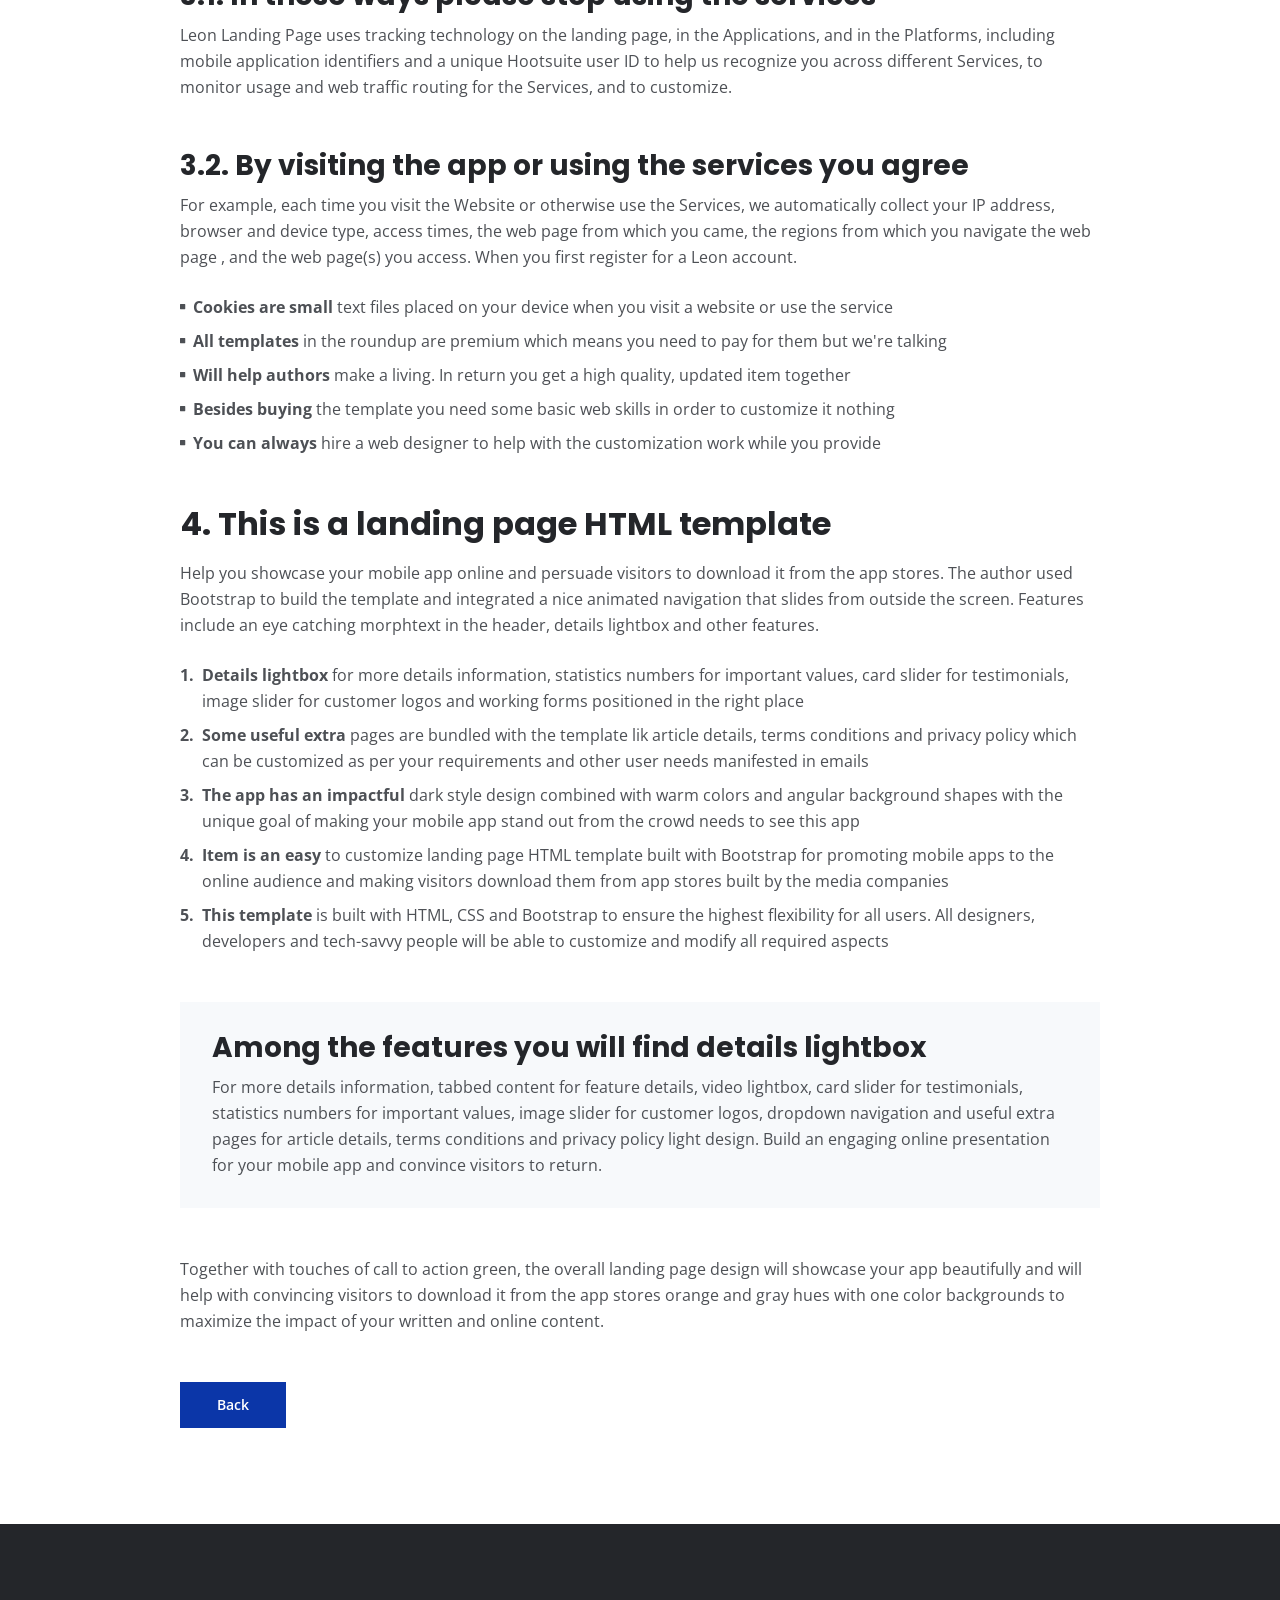
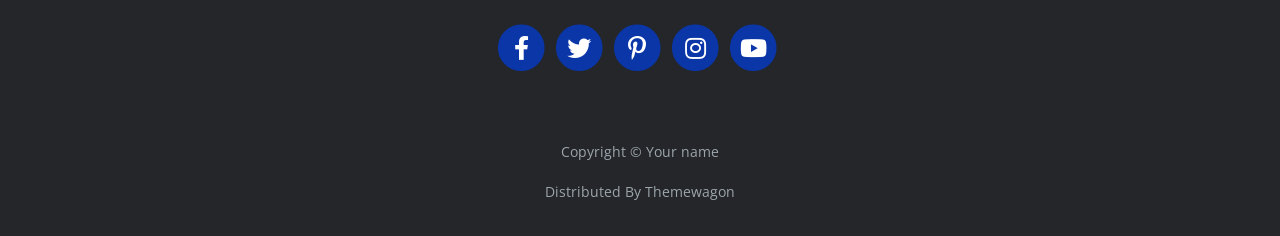
<file: Portfolio 2/terms.html>
<!DOCTYPE html>
<html lang="en">
<head>
    <meta charset="utf-8">
    <meta name="viewport" content="width=device-width, initial-scale=1, shrink-to-fit=no">
    
    <!-- SEO Meta Tags -->
    <meta name="description" content="Your description">
    <meta name="author" content="Your name">

    <!-- OG Meta Tags to improve the way the post looks when you share the page on Facebook, Twitter, LinkedIn -->
	<meta property="og:site_name" content="" /> <!-- website name -->
	<meta property="og:site" content="" /> <!-- website link -->
	<meta property="og:title" content=""/> <!-- title shown in the actual shared post -->
	<meta property="og:description" content="" /> <!-- description shown in the actual shared post -->
	<meta property="og:image" content="" /> <!-- image link, make sure it's jpg -->
	<meta property="og:url" content="" /> <!-- where do you want your post to link to -->
	<meta name="twitter:card" content="summary_large_image"> <!-- to have large image post format in Twitter -->

    <!-- Webpage Title -->
    <title>Terms & Conditions - Mark</title>
    
    <!-- Styles -->
    <link rel="preconnect" href="https://fonts.gstatic.com">
    <link href="https://fonts.googleapis.com/css2?family=Open+Sans:ital,wght@0,400;0,600;0,700;1,400&family=Poppins:wght@600&display=swap" rel="stylesheet">
    <link href="css/bootstrap.css" rel="stylesheet">
    <link href="css/fontawesome-all.css" rel="stylesheet">
	<link href="css/styles.css" rel="stylesheet">
	
	<!-- Favicon  -->
    <link rel="icon" href="images/favicon.png">
</head>
<body data-spy="scroll" data-target=".fixed-top">
    
    <!-- Navigation -->
    <nav class="navbar navbar-expand-lg fixed-top navbar-dark">
        <div class="container">
            
            <!-- Image Logo -->
            <a class="navbar-brand logo-image" href="index.html"><img src="images/logo.svg" alt="alternative"></a>  

            <!-- Text Logo - Use this if you don't have a graphic logo -->
            <!-- <a class="navbar-brand logo-text page-scroll" href="index.html">Mark</a> -->

            <button class="navbar-toggler p-0 border-0" type="button" data-toggle="offcanvas">
                <span class="navbar-toggler-icon"></span>
            </button>

            <div class="navbar-collapse offcanvas-collapse" id="navbarsExampleDefault">
                <ul class="navbar-nav ml-auto">
                    <li class="nav-item">
                        <a class="nav-link page-scroll" href="index.html#header">Home <span class="sr-only">(current)</span></a>
                    </li>
                    <li class="nav-item">
                        <a class="nav-link page-scroll" href="index.html#about">About</a>
                    </li>
                    <li class="nav-item">
                        <a class="nav-link page-scroll" href="index.html#services">Services</a>
                    </li>
                    <li class="nav-item dropdown">
                        <a class="nav-link dropdown-toggle" href="#" id="dropdown01" data-toggle="dropdown" aria-haspopup="true" aria-expanded="false">Drop</a>
                        <div class="dropdown-menu" aria-labelledby="dropdown01">
                            <a class="dropdown-item page-scroll" href="project.html">Project Details</a>
                            <div class="dropdown-divider"></div>
                            <a class="dropdown-item page-scroll" href="terms.html">Terms Conditions</a>
                            <div class="dropdown-divider"></div>
                            <a class="dropdown-item page-scroll" href="privacy.html">Privacy Policy</a>
                        </div>
                    </li>
                    <li class="nav-item">
                        <a class="nav-link page-scroll" href="index.html#contact">Contact</a>
                    </li>
                </ul>
                <span class="nav-item social-icons">
                    <span class="fa-stack">
                        <a href="#your-link">
                            <i class="fas fa-circle fa-stack-2x"></i>
                            <i class="fab fa-facebook-f fa-stack-1x"></i>
                        </a>
                    </span>
                    <span class="fa-stack">
                        <a href="#your-link">
                            <i class="fas fa-circle fa-stack-2x"></i>
                            <i class="fab fa-twitter fa-stack-1x"></i>
                        </a>
                    </span>
                </span>
            </div> <!-- end of navbar-collapse -->
        </div> <!-- end of container -->
    </nav> <!-- end of navbar -->
    <!-- end of navigation -->


    <!-- Header -->
    <header class="ex-header">
        <div class="container">
            <div class="row">
                <div class="col-xl-10 offset-xl-1">
                    <h1>Terms & Conditions</h1>
                </div> <!-- end of col -->
            </div> <!-- end of row -->
        </div> <!-- end of container -->
    </header> <!-- end of ex-header -->
    <!-- end of header -->


    <!-- Basic -->
    <div class="ex-basic-1 pt-5 pb-5">
        <div class="container">
            <div class="row">
                <div class="col-xl-10 offset-xl-1">
                    <div class="text-box mt-5 mb-5">
                        <p class="p-large">The app also automatically collects and receives certain information from your computer or mobile device, including the activities you perform on our Website, the Platforms, and the Applications, the type of hardware and software you are using (for example, your operating system or browser).</p>
                    </div> <!-- end of text-box -->

                    <h2 class="mb-3">1. Each time you visit the website or services</h2>
                    <p>For example, each time you visit the Website or otherwise use the Services, we automatically collect your IP address, browser and device type, access times, the web page from which you came, the regions from which you navigate the web page , and the web page(s) you access. When you first register for a Leon account.</p>
                    <p class="mb-5">Under no circumstances shall Leon be liable for any direct, indirect, special, incidental or consequential damages, including, but not limited to, loss of data or profit, arising out of the use, or the inability to use, the materials on this site, even if Leon or an authorized representative has been advised of the possibility of such damages.</p>

                    <h2 class="mb-3">2. If your use of materials from this site</h2>
                    <p>If your use of materials from this site results in the need for servicing, repair or correction of equipment or data, you assume any costs thereof should only be provided by the user of the application. Under no circumstances shall Leon be liable for any direct, indirect, special, incidental or consequential damages.</p>
                    <p class="mb-4">All our templates inherit the GNU general public license from HTML. All .PSD & CSS files are packaged separately and are not licensed under the GPL 2.0. Instead, these files inherit Leon Personal Use License. These files are given to all Clients on a personal use basis. You may not offer them or use high quality support.</p>
                    <ul class="list-unstyled li-space-lg mb-4">
                        <li class="media">
                            <i class="fas fa-square"></i>
                            <div class="media-body"><strong>Modified or unmodified</strong> for redistribution or resale of any kind. You can’t use one of our themes on a HTML domain. More on HTML Vs CSS, you can read here where all the users gather to download</div>
                        </li>
                        <li class="media">
                            <i class="fas fa-square"></i>
                            <div class="media-body"><strong>You can use our templates</strong>  do develop sites for your clients and also for a limited amount our templates inherit the GNU general public license from HTML but no more than one project per click view</div>
                        </li>
                        <li class="media">
                            <i class="fas fa-square"></i>
                            <div class="media-body"><strong>For redistribution or resale</strong> of any kind. You can’t use one of our themes on a HTML domain. More on HTML Vs CSS, you can read here. You can use our templates do develop these types of situations</div>
                        </li>
                    </ul>
                    <p class="mb-5">Services help our customers promote their products and services, marketing and advertising; engaging audiences; scheduling and publishing messages; and analyze the results are always measured better with a dedicated analytics tool You can use our templates do develop sites for your clients and also for small fee.</p>

                    <h2 class="mb-3">3. Designer membership and how it applies</h2>
                    <p class="mb-5">By using any of the Services, or submitting or collecting any Personal Information via the Services, you consent to the collection, transfer, storage disclosure, and use of your Personal Information in the manner set out in this Privacy Policy. If you do not consent to the use of your Personal Information.</p>
                    <h3>3.1. In these ways please stop using the services</h3>
                    <p class="mb-5">Leon Landing Page uses tracking technology on the landing page, in the Applications, and in the Platforms, including mobile application identifiers and a unique Hootsuite user ID to help us recognize you across different Services, to monitor usage and web traffic routing for the Services, and to customize.</p>
                    <h3>3.2. By visiting the app or using the services you agree</h3>
                    <p class="mb-4">For example, each time you visit the Website or otherwise use the Services, we automatically collect your IP address, browser and device type, access times, the web page from which you came, the regions from which you navigate the web page , and the web page(s) you access. When you first register for a Leon account.</p>
                    <ul class="list-unstyled li-space-lg mb-5">
                        <li class="media">
                            <i class="fas fa-square"></i>
                            <div class="media-body"><strong>Cookies are small</strong> text files placed on your device when you visit a website or use the service</div>
                        </li>
                        <li class="media">
                            <i class="fas fa-square"></i>
                            <div class="media-body"><strong>All templates</strong> in the roundup are premium which means you need to pay for them but we're talking</div>
                        </li>
                        <li class="media">
                            <i class="fas fa-square"></i>
                            <div class="media-body"><strong>Will help authors </strong> make a living. In return you get a high quality, updated item together</div>
                        </li>
                        <li class="media">
                            <i class="fas fa-square"></i>
                            <div class="media-body"><strong>Besides buying</strong> the template you need some basic web skills in order to customize it nothing</div>
                        </li>
                        <li class="media">
                            <i class="fas fa-square"></i>
                            <div class="media-body"><strong>You can always</strong> hire a web designer to help with the customization work while you provide</div>
                        </li>
                    </ul>
                    
                    <h2 class="mb-3">4. This is a landing page HTML template</h2>
                    <p class="mb-4">Help you showcase your mobile app online and persuade visitors to download it from the app stores. The author used Bootstrap to build the template and integrated a nice animated navigation that slides from outside the screen. Features include an eye catching morphtext in the header, details lightbox and other features.</p>
                    <ul class="list-unstyled li-space-lg mb-5">
                        <li class="media">
                            <strong>1.</strong>
                            <div class="media-body"><strong>Details lightbox</strong> for more details information, statistics numbers for important values, card slider for testimonials, image slider for customer logos and working forms positioned in the right place</div>
                        </li>
                        <li class="media">
                            <strong>2.</strong>
                            <div class="media-body"><strong>Some useful extra</strong> pages are bundled with the template lik article details, terms conditions and privacy policy which can be customized as per your requirements and other user needs manifested in emails</div>
                        </li>
                        <li class="media">
                            <strong>3.</strong>
                            <div class="media-body"><strong>The app has an impactful</strong> dark style design combined with warm colors and angular background shapes with the unique goal of making your mobile app stand out from the crowd needs to see this app</div>
                        </li>
                        <li class="media">
                            <strong>4.</strong>
                            <div class="media-body"><strong>Item is an easy</strong> to customize landing page HTML template built with Bootstrap for promoting mobile apps to the online audience and making visitors download them from app stores built by the media companies</div>
                        </li>
                        <li class="media">
                            <strong>5.</strong>
                            <div class="media-body"><strong>This template</strong> is built with HTML, CSS and Bootstrap to ensure the highest flexibility for all users. All designers, developers and tech-savvy people will be able to customize and modify all required aspects</div>
                        </li>
                    </ul>
                    
                    <div class="text-box mb-5">
                        <h3>Among the features you will find details lightbox</h3>
                        <p>For more details information, tabbed content for feature details, video lightbox, card slider for testimonials, statistics numbers for important values, image slider for customer logos, dropdown navigation and useful extra pages for article details, terms conditions and privacy policy light design. Build an engaging online presentation for your mobile app and convince visitors to return.</p>
                    </div> <!-- end of text-box -->
                    <p class="mb-5">Together with touches of call to action green, the overall landing page design will showcase your app beautifully and will help with convincing visitors to download it from the app stores orange and gray hues with one color backgrounds to maximize the impact of your written and online content.</p>
                    
                    <a class="btn-solid-reg mb-5" href="index.html">Back</a>
                </div> <!-- end of col -->
            </div> <!-- end of row -->
        </div> <!-- end of container -->
    </div> <!-- end of ex-basic-1 -->
    <!-- end of basic -->


    <!-- Footer -->
    <div class="footer bg-gray">
        <div class="container">
            <div class="row">
                <div class="col-lg-12">
                    <div class="social-container">
                        <span class="fa-stack">
                            <a href="#your-link">
                                <i class="fas fa-circle fa-stack-2x"></i>
                                <i class="fab fa-facebook-f fa-stack-1x"></i>
                            </a>
                        </span>
                        <span class="fa-stack">
                            <a href="#your-link">
                                <i class="fas fa-circle fa-stack-2x"></i>
                                <i class="fab fa-twitter fa-stack-1x"></i>
                            </a>
                        </span>
                        <span class="fa-stack">
                            <a href="#your-link">
                                <i class="fas fa-circle fa-stack-2x"></i>
                                <i class="fab fa-pinterest-p fa-stack-1x"></i>
                            </a>
                        </span>
                        <span class="fa-stack">
                            <a href="#your-link">
                                <i class="fas fa-circle fa-stack-2x"></i>
                                <i class="fab fa-instagram fa-stack-1x"></i>
                            </a>
                        </span>
                        <span class="fa-stack">
                            <a href="#your-link">
                                <i class="fas fa-circle fa-stack-2x"></i>
                                <i class="fab fa-youtube fa-stack-1x"></i>
                            </a>
                        </span>
                    </div> <!-- end of social-container -->
                </div> <!-- end of col -->
            </div> <!-- end of row -->
        </div> <!-- end of container -->
    </div> <!-- end of footer -->  
    <!-- end of footer -->


    <!-- Copyright -->
    <div class="copyright bg-gray">
        <div class="container">
            <div class="row">
                <div class="col-lg-12">
                    <p class="p-small">Copyright © <a class="no-line" href="#your-link">Your name</a></p>
                </div> <!-- end of col -->
            </div> <!-- enf of row -->
        </div> <!-- end of container -->

        <div class="container">
            <div class="row">
                <div class="col-lg-12">
                    <p class="p-small">Distributed By <a class="no-line" href="https://themewagon.com/">Themewagon</a></p>
                </div> <!-- end of col -->
            </div> <!-- enf of row -->
        </div> <!-- end of container -->
    </div> <!-- end of copyright --> 
    <!-- end of copyright -->
    
    	
    <!-- Scripts -->
    <script src="js/jquery.min.js"></script> <!-- jQuery for Bootstrap's JavaScript plugins -->
    <script src="js/bootstrap.min.js"></script> <!-- Bootstrap framework -->
    <script src="js/jquery.easing.min.js"></script> <!-- jQuery Easing for smooth scrolling between anchors -->
    <script src="js/scripts.js"></script> <!-- Custom scripts -->
</body>
</html>
</file>
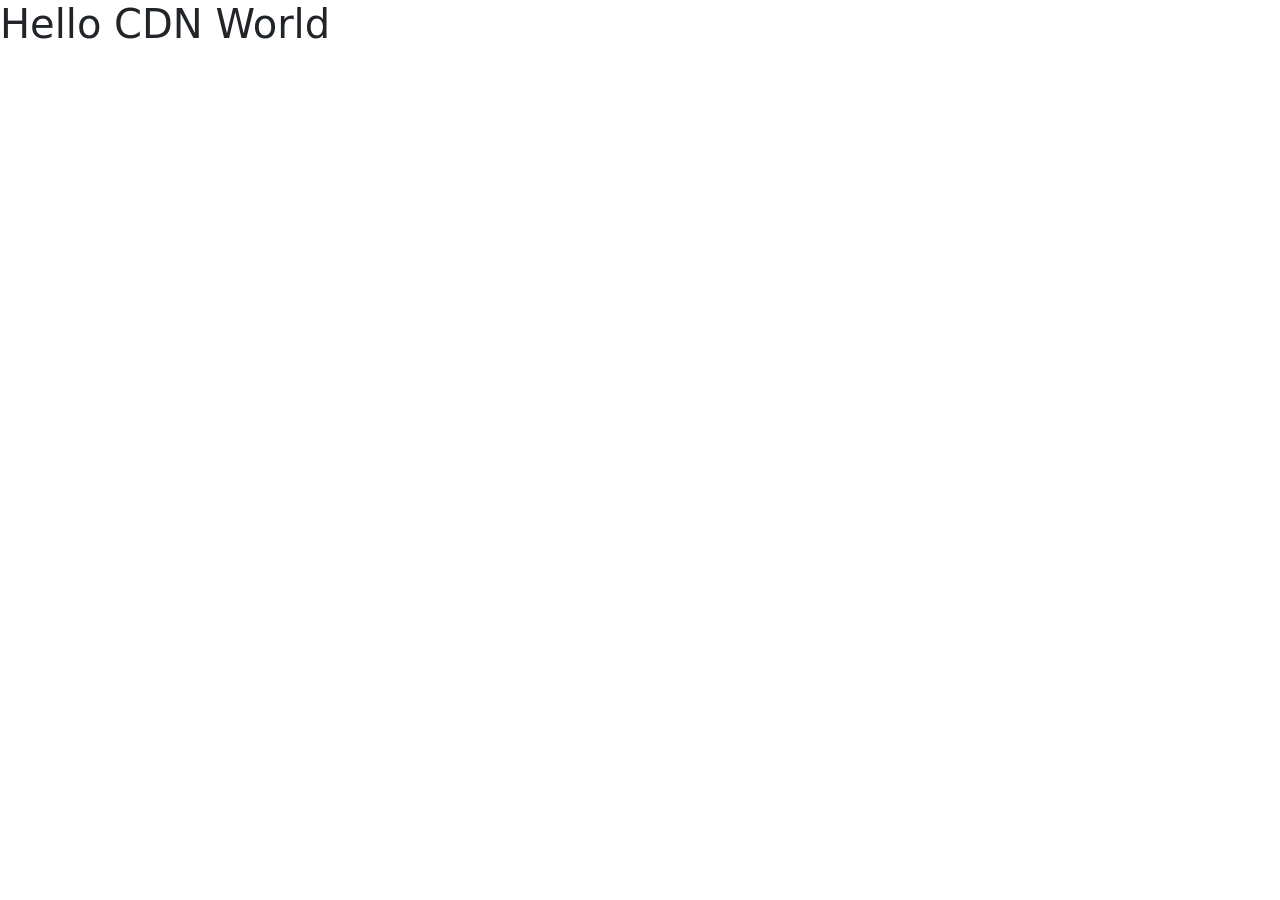
<file: Basics Bootstrap  Ressources/cdn/cdn.html>
<!DOCTYPE html>
<html lang="en">
  <head>
    <meta charset="UTF-8" />
    <meta http-equiv="X-UA-Compatible" content="IE=edge" />
    <meta name="viewport" content="width=device-width, initial-scale=1.0" />
    <title>Document</title>
    <link
      href="https://cdn.jsdelivr.net/npm/bootstrap@5.1.3/dist/css/bootstrap.min.css"
      rel="stylesheet"
      integrity="sha384-1BmE4kWBq78iYhFldvKuhfTAU6auU8tT94WrHftjDbrCEXSU1oBoqyl2QvZ6jIW3"
      crossorigin="anonymous"
    />
  </head>
  <body>
    <h1>Hello CDN World</h1>
    <script
      src="https://cdn.jsdelivr.net/npm/@popperjs/core@2.10.2/dist/umd/popper.min.js"
      integrity="sha384-7+zCNj/IqJ95wo16oMtfsKbZ9ccEh31eOz1HGyDuCQ6wgnyJNSYdrPa03rtR1zdB"
      crossorigin="anonymous"
    ></script>
    <script
      src="https://cdn.jsdelivr.net/npm/bootstrap@5.1.3/dist/js/bootstrap.min.js"
      integrity="sha384-QJHtvGhmr9XOIpI6YVutG+2QOK9T+ZnN4kzFN1RtK3zEFEIsxhlmWl5/YESvpZ13"
      crossorigin="anonymous"
    ></script>
  </body>
</html>
</file>
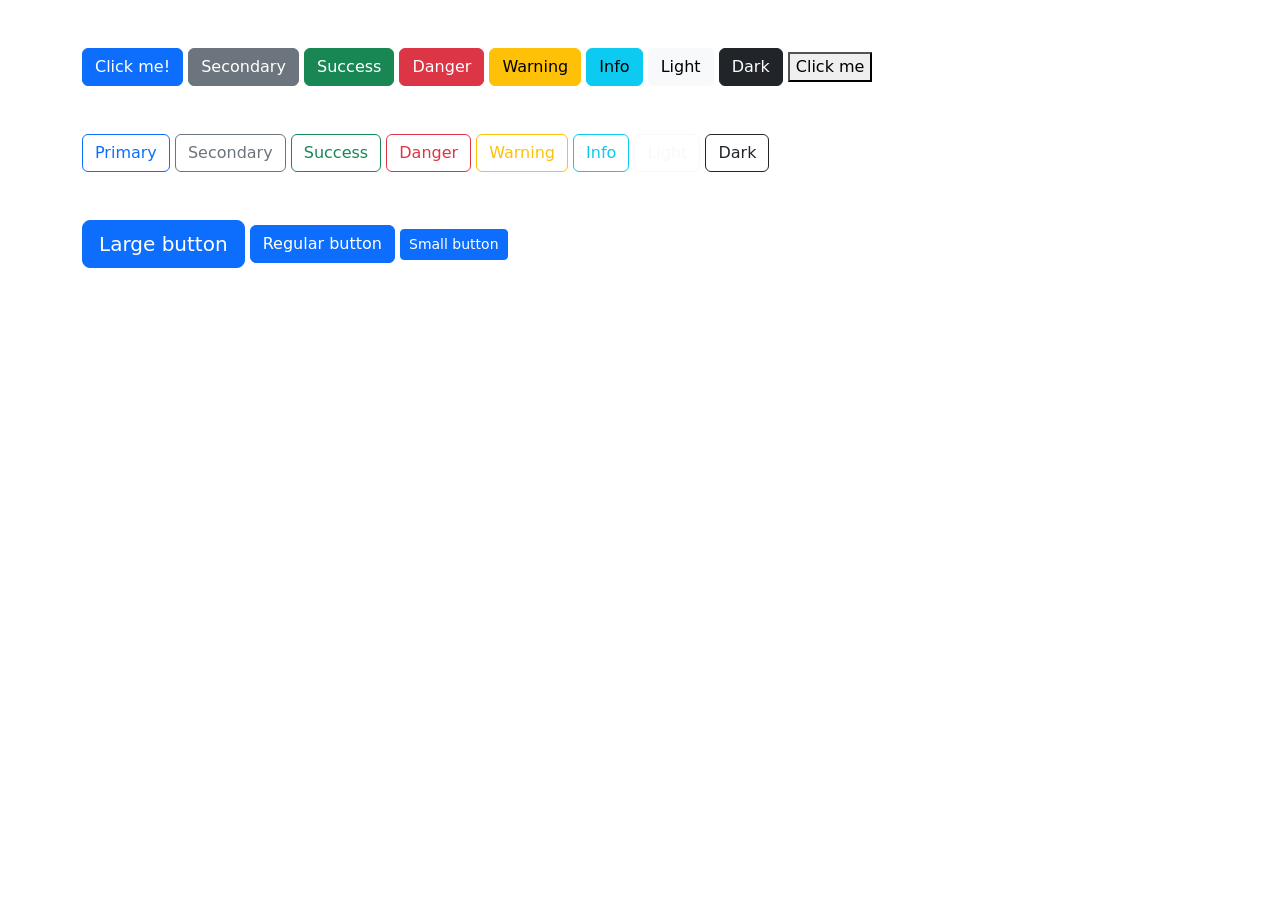
<file: Basics Bootstrap  Ressources/components/buttons.html>
<!DOCTYPE html>
<html lang="en">
  <head>
    <meta charset="UTF-8" />
    <meta http-equiv="X-UA-Compatible" content="IE=edge" />
    <meta name="viewport" content="width=device-width, initial-scale=1.0" />
    <title>Document</title>
    <link
      href="https://cdn.jsdelivr.net/npm/bootstrap@5.1.3/dist/css/bootstrap.min.css"
      rel="stylesheet"
      integrity="sha384-1BmE4kWBq78iYhFldvKuhfTAU6auU8tT94WrHftjDbrCEXSU1oBoqyl2QvZ6jIW3"
      crossorigin="anonymous"
    />
  </head>
  <body>
    <div class="container my-5">
      <button class="btn btn-primary">Click me!</button>
      <button type="button" class="btn btn-secondary">Secondary</button>
      <button type="button" class="btn btn-success">Success</button>
      <button type="button" class="btn btn-danger">Danger</button>
      <button type="button" class="btn btn-warning">Warning</button>
      <button type="button" class="btn btn-info">Info</button>
      <button type="button" class="btn btn-light">Light</button>
      <button type="button" class="btn btn-dark">Dark</button>
      <button>Click me</button>
    </div>
    <div class="container">
      <button type="button" class="btn btn-outline-primary">Primary</button>
      <button type="button" class="btn btn-outline-secondary">Secondary</button>
      <button type="button" class="btn btn-outline-success">Success</button>
      <button type="button" class="btn btn-outline-danger">Danger</button>
      <button type="button" class="btn btn-outline-warning">Warning</button>
      <button type="button" class="btn btn-outline-info">Info</button>
      <button type="button" class="btn btn-outline-light">Light</button>
      <button type="button" class="btn btn-outline-dark">Dark</button>
    </div>

    <div class="container my-5">
      <button type="button" class="btn btn-primary btn-lg">Large button</button>
      <button type="button" class="btn btn-primary">Regular button</button>

      <button type="button" class="btn btn-primary btn-sm">Small button</button>
    </div>

    <script
      src="https://cdn.jsdelivr.net/npm/@popperjs/core@2.10.2/dist/umd/popper.min.js"
      integrity="sha384-7+zCNj/IqJ95wo16oMtfsKbZ9ccEh31eOz1HGyDuCQ6wgnyJNSYdrPa03rtR1zdB"
      crossorigin="anonymous"
    ></script>
    <script
      src="https://cdn.jsdelivr.net/npm/bootstrap@5.1.3/dist/js/bootstrap.min.js"
      integrity="sha384-QJHtvGhmr9XOIpI6YVutG+2QOK9T+ZnN4kzFN1RtK3zEFEIsxhlmWl5/YESvpZ13"
      crossorigin="anonymous"
    ></script>
  </body>
</html>
</file>
<file: Portfolio 2/css/styles.css>
/* Description: Master CSS file */

/*****************************************
Table Of Contents:
- General Styles
- Navigation
- Header
- About
- Services
- Details
- Projects
- Works
- Testimonials
- Questions
- Contact
- Footer 
- Copyright
- Back To Top Button
- Extra Pages
- Media Queries
******************************************/

/*****************************************
Colors:
- Backgrounds, navbar - black #24262a
- Backgrounds - light gray #f7f9fb
- Buttons, icons - blue #0b36a8
- Headings text - black #24262a
- Body text - dark gray #4d5055
******************************************/


/**************************/
/*     General Styles     */
/**************************/
body,
html {
    width: 100%;
	height: 100%;
}

body, p {
	color: #4d5055; 
	font: 400 1rem/1.625rem "Open Sans", sans-serif;
}

h1 {
	color: #24262a;
	font-weight: 700;
	font-size: 2.5rem;
	line-height: 3.25rem;
	font-family: "Poppins"
}

h2 {
	color: #24262a;
	font-weight: 700;
	font-size: 2rem;
	line-height: 2.5rem;
	font-family: "Poppins"
}

h3 {
	color: #24262a;
	font-weight: 700;
	font-size: 1.75rem;
	line-height: 2.25rem;
	font-family: "Poppins"
}

h4 {
	color: #24262a;
	font-weight: 700;
	font-size: 1.5rem;
	line-height: 2rem;
	font-family: "Poppins"
}

h5 {
	color: #24262a;
	font-weight: 700;
	font-size: 1.25rem;
	line-height: 1.625rem;
	font-family: "Poppins"
}

h6 {
	color: #24262a;
	font-weight: 700;
	font-size: 1rem;
	line-height: 1.375rem;
	font-family: "Poppins"
}

.p-large {
	font-size: 1.125rem;
	line-height: 1.75rem;
}

.p-small {
	font-size: 0.875rem;
	line-height: 1.5rem;
}

.testimonial-text {
	font-style: italic;
}

.testimonial-author {
	font-weight: 700;
	font-size: 1rem;
	line-height: 1.5rem;
}

.li-space-lg li {
	margin-bottom: 0.5rem;
}

a {
	color: #4d5055;
	text-decoration: underline;
}

a:hover {
	color: #4d5055;
	text-decoration: underline;
}

.no-line {
	text-decoration: none;
}

.no-line:hover {
	text-decoration: none;
}

.blue {
	color: #2259ec;
}

.bg-gray {
	background-color: #f7f9fb;
}

.section-divider {
	display: block;
	height: 1px;
	margin: 0;
	border: none;
	background-color: #d3dae2;
}

.btn-solid-reg {
	display: inline-block;
	padding: 1.375rem 2.25rem 1.375rem 2.25rem;
	border: 1px solid #0b36a8;
	background-color: #0b36a8;
	color: #ffffff;
	font-weight: 600;
	font-size: 0.875rem;
	line-height: 0;
	text-decoration: none;
	transition: all 0.2s;
}

.btn-solid-reg:hover {
	background-color: transparent;
	color: #0b36a8; /* needs to stay here because of the color property of a tag */
	text-decoration: none;
}

.btn-solid-lg {
	display: inline-block;
	padding: 1.625rem 2.625rem 1.625rem 2.625rem;
	border: 1px solid #0b36a8;
	background-color: #0b36a8;
	color: #ffffff;
	font-weight: 600;
	font-size: 0.875rem;
	line-height: 0;
	text-decoration: none;
	transition: all 0.2s;
}

.btn-solid-lg:hover {
	background-color: transparent;
	color: #0b36a8; /* needs to stay here because of the color property of a tag */
	text-decoration: none;
}

.btn-outline-reg {
	display: inline-block;
	padding: 1.375rem 2.25rem 1.375rem 2.25rem;
	border: 1px solid #24262a;
	background-color: transparent;
	color: #24262a;
	font-weight: 600;
	font-size: 0.875rem;
	line-height: 0;
	text-decoration: none;
	transition: all 0.2s;
}

.btn-outline-reg:hover {
	background-color: #24262a;
	color: #ffffff;
	text-decoration: none;
}

.btn-outline-lg {
	display: inline-block;
	padding: 1.625rem 2.625rem 1.625rem 2.625rem;
	border: 1px solid #24262a;
	background-color: transparent;
	color: #24262a;
	font-weight: 600;
	font-size: 0.875rem;
	line-height: 0;
	text-decoration: none;
	transition: all 0.2s;
}

.btn-outline-lg:hover {
	background-color: #24262a;
	color: #ffffff;
	text-decoration: none;
}

.btn-outline-sm {
	display: inline-block;
	padding: 1rem 1.5rem 1rem 1.5rem;
	border: 1px solid #24262a;
	background-color: transparent;
	color: #24262a;
	font-weight: 600;
	font-size: 0.875rem;
	line-height: 0;
	text-decoration: none;
	transition: all 0.2s;
}

.btn-outline-sm:hover {
	background-color: #24262a;
	color: #ffffff;
	text-decoration: none;
}

.form-group {
	position: relative;
	margin-bottom: 1.25rem;
}

.label-control {
	position: absolute;
	top: 0.875rem;
	left: 1.5rem;
	color: #7d838a;
	opacity: 1;
	font-size: 0.875rem;
	line-height: 1.375rem;
	cursor: text;
	transition: all 0.2s ease;
}

.form-control-input:focus + .label-control,
.form-control-input.notEmpty + .label-control,
.form-control-textarea:focus + .label-control,
.form-control-textarea.notEmpty + .label-control {
	top: 0.125rem;
	color: #4d5055;
	opacity: 1;
	font-size: 0.75rem;
	font-weight: 700;
}

.form-control-input,
.form-control-select {
	display: block; /* needed for proper display of the label in Firefox, IE, Edge */
	width: 100%;
	padding-top: 1.125rem;
	padding-bottom: 0.125rem;
	padding-left: 1.5rem;
	border: 1px solid #cbcbd1;
	background-color: #ffffff;
	color: #4d5055;
	font-size: 0.875rem;
	line-height: 1.875rem;
	transition: all 0.2s;
	-webkit-appearance: none; /* removes inner shadow on form inputs on ios safari */
}

.form-control-select {
	padding-top: 0.5rem;
	padding-bottom: 0.5rem;
	height: 3.25rem;
	color: #7d838a;
}

select {
    /* you should keep these first rules in place to maintain cross-browser behavior */
    -webkit-appearance: none;
	-moz-appearance: none;
	-ms-appearance: none;
    -o-appearance: none;
    appearance: none;
    background-image: url('../images/down-arrow.png');
    background-position: 96% 50%;
    background-repeat: no-repeat;
    outline: none;
}

.form-control-textarea {
	display: block; /* used to eliminate a bottom gap difference between Chrome and IE/FF */
	width: 100%;
	height: 14rem; /* used instead of html rows to normalize height between Chrome and IE/FF */
	padding-top: 1.5rem;
	padding-left: 1.3125rem;
	border: 1px solid #cbcbd1;
	background-color: #ffffff;
	color: #4d5055;
	font-size: 0.875rem;
	line-height: 1.5rem;
	transition: all 0.2s;
}

.form-control-input:focus,
.form-control-select:focus,
.form-control-textarea:focus {
	border: 1px solid #a1a1a1;
	outline: none; /* Removes blue border on focus */
}

.form-control-input:hover,
.form-control-select:hover,
.form-control-textarea:hover {
	border: 1px solid #a1a1a1;
}

.checkbox {
	font-size: 0.75rem;
	line-height: 1.25rem;
}

input[type='checkbox'] {
	vertical-align: -10%;
	margin-right: 0.5rem;
}

.form-control-submit-button {
	display: inline-block;
	width: 100%;
	height: 3.25rem;
	border: 1px solid #0b36a8;
	border-radius: 32px;
	background-color: #0b36a8;
	color: #ffffff;
	font-weight: 600;
	font-size: 0.875rem;
	line-height: 0;
	cursor: pointer;
	transition: all 0.2s;
}

.form-control-submit-button:hover {
	border: 1px solid #24262a;
	background-color: transparent;
	color: #24262a;
}


/**********************/
/*     Navigation     */
/**********************/
.navbar {
	background-color: #24262a;
	font-weight: 600;
	font-size: 0.875rem;
	line-height: 0.875rem;
	box-shadow: 0 1px 6px 0 rgba(0, 0, 0, 0.025);
}

.navbar .navbar-brand {
	padding-top: 0.125rem;
	padding-bottom: 0.125rem;
}

.navbar .logo-image img {
    width: 118px;
	height: 36px;
}

.navbar .logo-text {
	color: #ffffff;
	font-weight: 700;
	font-size: 1.875rem;
	line-height: 1rem;
	text-decoration: none;
}

.offcanvas-collapse {
	position: fixed;
	top: 3.25rem; /* adjusts the height between the top of the page and the offcanvas menu */
	bottom: 0;
	left: 100%;
	width: 100%;
	padding-right: 1rem;
	padding-left: 1rem;
	overflow-y: auto;
	visibility: hidden;
	background-color: #24262a;
	transition: visibility .3s ease-in-out, -webkit-transform .3s ease-in-out;
	transition: transform .3s ease-in-out, visibility .3s ease-in-out;
	transition: transform .3s ease-in-out, visibility .3s ease-in-out, -webkit-transform .3s ease-in-out;
}

.offcanvas-collapse.open {
	visibility: visible;
	-webkit-transform: translateX(-100%);
	transform: translateX(-100%);
}

.navbar .navbar-nav {
	margin-top: 0.75rem;
	margin-bottom: 0.5rem;
}

.navbar .nav-item .nav-link {
	padding-top: 0.625rem;
	padding-bottom: 0.625rem;
	color: #ffffff;
	text-decoration: none;
	transition: all 0.2s ease;
}

.navbar .nav-item.dropdown.show .nav-link,
.navbar .nav-item .nav-link:hover,
.navbar .nav-item .nav-link.active {
	color: #9c9ead;
}

/* Dropdown Menu */
.navbar .dropdown .dropdown-menu {
	animation: fadeDropdown 0.2s; /* required for the fade animation */
}

@keyframes fadeDropdown {
    0% {
        opacity: 0;
    }

    100% {
        opacity: 1;
	}
}

.navbar .dropdown-menu {
	margin-top: 0.5rem;
	margin-bottom: 0.5rem;
	border: none;
	background-color: #24262a;
}

.navbar .dropdown-item {
	padding-top: 0.5rem;
	padding-bottom: 0.5rem;
	color: #ffffff;
	font-weight: 600;
	font-size: 0.875rem;
	line-height: 0.875rem;
	text-decoration: none;
}

.navbar .dropdown-item:hover {
	background-color: #24262a;
	color: #9c9ead;
}

.navbar .dropdown-divider {
	width: 100%;
	height: 1px;
	margin: 0.5rem auto 0.5rem auto;
	border: none;
	background-color: #505050;
}
/* end of dropdown menu */

.navbar .fa-stack {
	width: 2em;
	margin-right: 0.25rem;
	font-size: 0.75rem;
}

.navbar .fa-stack-2x {
	color: #0b36a8;
	transition: all 0.2s ease;
}

.navbar .fa-stack-1x {
	color: #ffffff;
	transition: all 0.2s ease;
}

.navbar .fa-stack:hover .fa-stack-2x {
	color: #ffffff;
}

.navbar .fa-stack:hover .fa-stack-1x {
	color: #0b36a8;
}

.navbar .navbar-toggler {
	padding: 0;
	border: none;
	font-size: 1.25rem;
}


/******************/
/*     Header     */
/******************/
.header {
	padding-top: 7rem;
	padding-bottom: 5.5rem;
	background: linear-gradient(rgba(0, 0, 0, 0.1), rgba(0, 0, 0, 0.1)), url('../images/header-background.jpg') center center no-repeat;
	background-size: cover;
	text-align: center;
}

.header .h1-large {
	margin-bottom: 1.75rem;
	color: #ffffff;
}

.header .btn-solid-lg:hover {
	border: 1px solid #ffffff;
	color: #ffffff;
}

.header .btn-outline-lg {
	padding: 1.625rem 1.625rem 1.625rem 1.625rem;
	border: none;
	color: #ffffff;
}

.header .btn-outline-lg:hover {
	background: transparent;
	color: #9c9ead;
	text-decoration: none;
}

.header .btn-outline-lg .fas {
	margin-right: 0.375rem;
}


/*****************/
/*     About     */
/*****************/
.basic-1 {
	padding-top: 7.75rem;
	padding-bottom: 5.25rem;
}

.basic-1 .text-container {
	margin-bottom: 3rem;
}

.basic-1 .time {
	margin-bottom: 0.5rem;
	color: #0b36a8;
	font-weight: 600;
	font-size: 0.875rem;
	line-height: 1.5rem;
	font-family: "Poppins";
}

.basic-1 h6 {
	margin-bottom: 0.125rem;
}


/********************/
/*     Services     */
/********************/
.basic-2 {
	padding-top: 7.75rem;
	padding-bottom: 5.25rem;
}

.basic-2 .h2-heading {
	margin-bottom: 0.75rem;
	text-align: center;
}

.basic-2 .p-heading {
	margin-bottom: 4rem;
	text-align: center;
}

.basic-2 .text-box {
	margin-bottom: 3rem;
	padding: 3.5rem 1rem 2.125rem 1rem;
	border: 1px solid #cfd7de;
}

.basic-2 .fas,
.basic-2 .far {
	margin-bottom: 1.75rem;
	color: #0b36a8;
	font-size: 3.5rem;
}

.basic-2 h4 {
	letter-spacing: 1px;
}


/*******************/
/*     Details     */
/*******************/
.split .area-1 {
	height: 430px;
	background: linear-gradient(to bottom right, rgba(25, 26, 29, 0.5), rgba(25, 26, 29, 0.5)), url('../images/details-background.jpg') center center no-repeat;
	background-size: cover;
}

.split .area-2 {
	padding-top: 7.75rem;
	padding-bottom: 7.75rem;
}

.split p {
	margin-bottom: 2.25rem;
}

.split .icons-container {
	margin-top: 3rem;
}

.split .icons-container img {
	width: 50px;
	margin-right: 0.625rem;
	margin-bottom: 0.75rem;
}


/********************/
/*     Projects     */
/********************/
.basic-3 {
	padding-top: 7.75rem;
	padding-bottom: 1rem;
}

.basic-3 .h2-heading {
	margin-bottom: 0.75rem;
	text-align: center;
}

.basic-3 .p-heading {
	margin-bottom: 4rem;
	text-align: center;
}

.basic-3 .text-container {
	margin-bottom: 4rem;
}

.basic-3 .image-container {
	margin-bottom: 1rem;
}

/* Hover Animation */
.basic-3 .image-container {
	overflow: hidden;
	margin-right: auto;
	margin-left: auto;
}

.basic-3 .image-container img {
	margin: 0;
	transition: all 0.2s;
}

.basic-3 .image-container:hover img {
	-moz-transform: scale(1.1);
	-webkit-transform: scale(1.1);
	transform: scale(1.1);
} 
/* end of hover animation */


/*****************/
/*     Works     */
/*****************/
.basic-4 {
	padding-bottom: 1rem;
}

.basic-4 .text-container {
	margin-bottom: 4rem;
}

.basic-4 .image-container {
	margin-bottom: 1rem;
}

/* Hover Animation */
.basic-4 .image-container {
	overflow: hidden;
	margin-right: auto;
	margin-left: auto;
}

.basic-4 .image-container img {
	margin: 0;
	transition: all 0.2s;
}

.basic-4 .image-container:hover img {
	-moz-transform: scale(1.15);
	-webkit-transform: scale(1.15);
	transform: scale(1.15);
} 
/* end of hover animation */


/************************/
/*     Testimonials     */
/************************/
.cards-1 {
	padding-top: 3rem;
	padding-bottom: 3.875rem;
}

.cards-1 .h2-heading {
	margin-bottom: 3rem;
	text-align: center;
}

.cards-1 .card {
	margin-bottom: 4rem;
	border: none;
}

.cards-1 .card-body {
	padding: 0;
	text-align: center;
}

.cards-1 .testimonial-text {
	margin-bottom: 1.625rem;
}

.cards-1 img {
	display: inline-block;
	width: 60px;
	margin-bottom: 0.875rem;
	border-radius: 50%;
}

.cards-1 .text {
	margin-top: 0.375rem;
}

.cards-1 .testimonial-author {
	color: #24262a;
}

.cards-1 .testimonial-author,
.cards-1 .occupation {
	font-size: 0.875rem;
	line-height: 1.375rem;
}


/*********************/
/*     Questions     */
/*********************/
.accordion-1 {
	padding-top: 7.75rem;
	padding-bottom: 6.75rem;
}

.accordion-1 .h2-heading {
	margin-bottom: 2.5rem;
	text-align: center;
}

.accordion-1 .card {
	margin-bottom: 1.75rem;
	border: none;
}

.accordion-1 .card-header {
	padding: 0;
	border: none;
	background-color: transparent;
}

.accordion-1 .card button {
	padding: 0;
	color: #24262a;
	font-weight: 600;
	font-size: 1.125rem;
	line-height: 1.75rem;
	font-family: 'Poppins';
}

.accordion-1 .card button:hover {
	text-decoration: none;
}

.accordion-1 .card button:before {
	float: left;
	margin-right: 0.625rem;
	font-family: 'Font Awesome 5 Free';
	font-weight: 900;
	content: "\f078";
	transition: all 0.2s;
}

.accordion-1 .card button.collapsed:before {
	-webkit-transform: rotate(180deg);
	-moz-transform: rotate(180deg);
	transform: rotate(180deg);
} 

.accordion-1 .card-body {
	padding: 0.75rem 1.5rem 0.5rem 1.5rem;
}


/*******************/
/*     Contact     */
/*******************/
.form-1 {
	padding-top: 7.75rem;
	padding-bottom: 7rem;
	text-align: center;
}

.form-1 .h2-heading {
	margin-bottom: 0.75rem;
	text-align: center;
}

.form-1 .p-heading {
	margin-bottom: 4rem;
}


/******************/
/*     Footer     */
/******************/
.footer {
	padding-top: 6.25rem;
	padding-bottom: 2rem;
	background-color: #24262a;
	text-align: center;
}

.footer a {
	text-decoration: none;
}

.footer .fa-stack {
	width: 2em;
	margin-bottom: 1.25rem;
	margin-right: 0.375rem;
	font-size: 1.5rem;
}

.footer .fa-stack .fa-stack-1x {
    color: #ffffff;
	transition: all 0.2s ease;
}

.footer .fa-stack .fa-stack-2x {
	color: #0b36a8;
	transition: all 0.2s ease;
}

.footer .fa-stack:hover .fa-stack-1x {
	color: #0b36a8;
}

.footer .fa-stack:hover .fa-stack-2x {
    color: #ffffff;
}


/*********************/
/*     Copyright     */
/*********************/
.copyright {
	padding-top: 1rem;
	padding-bottom: 1rem;
	background-color: #24262a;
	text-align: center;
}

.copyright .p-small {
	color: #9da6ac;
	text-align: center;
}

.copyright a {
	color: #9da6ac;
}


/******************************/
/*     Back To Top Button     */
/******************************/
a.back-to-top {
	position: fixed;
	z-index: 999;
	right: 12px;
	bottom: 12px;
	display: none;
	width: 42px;
	height: 42px;
	border-radius: 30px;
	background: #3a424d url("../images/up-arrow.png") no-repeat center 47%;
	background-size: 18px 18px;
	text-indent: -9999px;
}

a:hover.back-to-top {
	background-color: #0b36a8;
}


/***********************/
/*     Extra Pages     */
/***********************/
.ex-header {
	padding-top: 8.5rem;
	padding-bottom: 4rem;
	background-color: #24262a;
}

.ex-header h1 {
	color: #ffffff;
}

.ex-basic-1 .list-unstyled .fas {
	font-size: 0.375rem;
	line-height: 1.625rem;
}

.ex-basic-1 .list-unstyled .media-body {
	margin-left: 0.5rem;
}

.ex-basic-1 .text-box {
	padding: 1.25rem 1.25rem 0.5rem 1.25rem;
	background-color: #f7f9fb;
}

.ex-cards-1 .card {
	border: none;
	background-color: transparent;
}

.ex-cards-1 .card .fa-stack {
	width: 2em;
	font-size: 1.125rem;
}

.ex-cards-1 .card .fa-stack-2x {
	color: #0b36a8;
}

.ex-cards-1 .card .fa-stack-1x {
	color: #ffffff;
	font-weight: 700;
	line-height: 2.125rem;
}

.ex-cards-1 .card .list-unstyled .media-body {
	margin-left: 0.75rem;
}

.ex-cards-1 .card .list-unstyled .media-body h5 {
	margin-top: 0.125rem;
	margin-bottom: 0.375rem;
}


/*************************/
/*     Media Queries     */
/*************************/	
/* Min-width 768px */
@media (min-width: 768px) {

	/* Header */
	.header {
		padding-top: 11rem;
		padding-bottom: 9rem;
	}
	/* end of header */


	/* Services */
	.basic-2 .text-box {
		padding-right: 2.125rem;
		padding-left: 2.125rem;
	}
	/* end of services */


	/* Extra Pages */
	.ex-basic-1 .text-box {
		padding: 1.75rem 2rem 0.875rem 2rem;
	}
	/* end of extra pages */
}
/* end of min-width 768px */


/* Min-width 992px */
@media (min-width: 992px) {
	
	/* General Styles */
	.h2-heading {
		width: 35.25rem;
		margin-right: auto;
		margin-left: auto;
	}

	.p-heading {
		width: 46rem;
		margin-right: auto;
		margin-left: auto;
	}
	/* end of general styles */


	/* Navigation */
	.navbar {
		padding-top: 1.75rem;
		background-color: transparent;
		box-shadow: none;
		transition: all 0.2s;
	}

	.navbar.top-nav-collapse {
		padding-top: 0.5rem;
		padding-top: 0.5rem;
		background-color: #24262a;
		box-shadow: 0 3px 6px 0 rgba(0, 0, 0, 0.025);
	}

	.offcanvas-collapse {
		position: static;
		top: auto;
		bottom: auto;
		left: auto;
		width: auto;
		padding-right: 0;
		padding-left: 0;
		background-color: transparent;
		overflow-y: visible;
		visibility: visible;
	}

	.offcanvas-collapse.open {
		-webkit-transform: none;
		transform: none;
	}

	.navbar .navbar-nav {
		margin-top: 0;
		margin-bottom: 0;
	}
	
	.navbar .nav-item .nav-link {
		padding-right: 0.625rem;
		padding-left: 0.625rem;
	}

	.navbar .dropdown-menu {
		margin-top: 0.25rem;
		box-shadow: 0 3px 3px 1px rgba(0, 0, 0, 0.08);
	}

	.navbar .dropdown-divider {
		width: 90%;
	}

	.navbar .social-icons {
		margin-left: 0.5rem;
	}
	
	.navbar .fa-stack {
		margin-right: 0;
		margin-left: 0.25rem;
	}
	/* end of navigation */


	/* Header */
	.header {
		padding-top: 15rem;
		padding-bottom: 14rem;
		text-align: left;
	}
	/* end of header */


	/* Details */
	.split {
		height: 760px;
	}
	
	.split .area-1 {
		height: 100%;
		width: 50%;
		display: inline-block;
	}
	
	.split .area-2 {
		height: 100%;
		width: 50%;
		display: inline-block;
		vertical-align: top;
	}

	.split .text-container {
		width: 400px;
		margin-left: 3rem;
	}
	/* end of details */


	/* Testimonials */
	.cards-1 .card {
		display: inline-block;
		width: 290px;
		vertical-align: top;
	}

	.cards-1 .card:nth-of-type(3n+2) {
		margin-right: 1.5rem;
		margin-left: 1.5rem;
	}

	.cards-1 .card-body {
		text-align: left;
	}

	.cards-1 .details {
		display: flex;
		align-items: flex-start;
	}
	
	.cards-1 .details .text {
		flex-direction: column;
	}
	
	.cards-1 .details img {
		margin-right: 1.125rem;
	}
	/* end of testimonials */


	/* Accordion */
	.accordion-1 .accordion {
		width: 730px;
		margin-right: auto;
		margin-left: auto;
	}
	/* end of accordion */


	/* Contact */
	.form-1 form {
		width: 790px;
		margin-right: auto;
		margin-left: auto;
	}
	/* end of contact */


	/* Extra Pages */
	.ex-cards-1 .card {
		display: inline-block;
		width: 296px;
		vertical-align: top;
	}

	.ex-cards-1 .card:nth-of-type(3n+2) {
		margin-right: 1rem;
		margin-left: 1rem;
	}
	/* end of extra pages */
}
/* end of min-width 992px */


/* Min-width 1200px */
@media (min-width: 1200px) {

	/* General Styles */
	.h1-large {
		font-size: 3.75rem;
		line-height: 4.625rem;
	}
	/* end of general styles */


	/* Navigation */
	.navbar .container {
		max-width: 1330px;
	}
	/* end of navigation */


	/* Header */
	.header {
		padding-top: 18.25rem;
		padding-bottom: 17.25rem;
	}
	/* end of header */


	/* About */
	.basic-1 .text-container.first {
		margin-right: 2rem;
	}

	.basic-1 .text-container.second {
		margin-right: 1rem;
		margin-left: 1rem;
	}

	.basic-1 .text-container.third {
		margin-left: 2rem;
	}
	/* end of about */


	/* Details */
	.split {
		height: 700px;
	}

	.split .text-container {
		width: 460px;
		margin-left: 5rem;
	}
	/* end of details */


	/* Testimonials */
	.cards-1 .card {
		width: 338px;
	}
	
	.cards-1 .card:nth-of-type(3n+2) {
		margin-right: 2.625rem;
		margin-left: 2.625rem;
	}
	/* end of testimonials */
	

	/* Extra Pages */
	.ex-cards-1 .card {
		width: 336px;
	}

	.ex-cards-1 .card:nth-of-type(3n+2) {
		margin-right: 2.875rem;
		margin-left: 2.875rem;
	}
	/* end of extra pages */
}
/* end of min-width 1200px */
</file>
